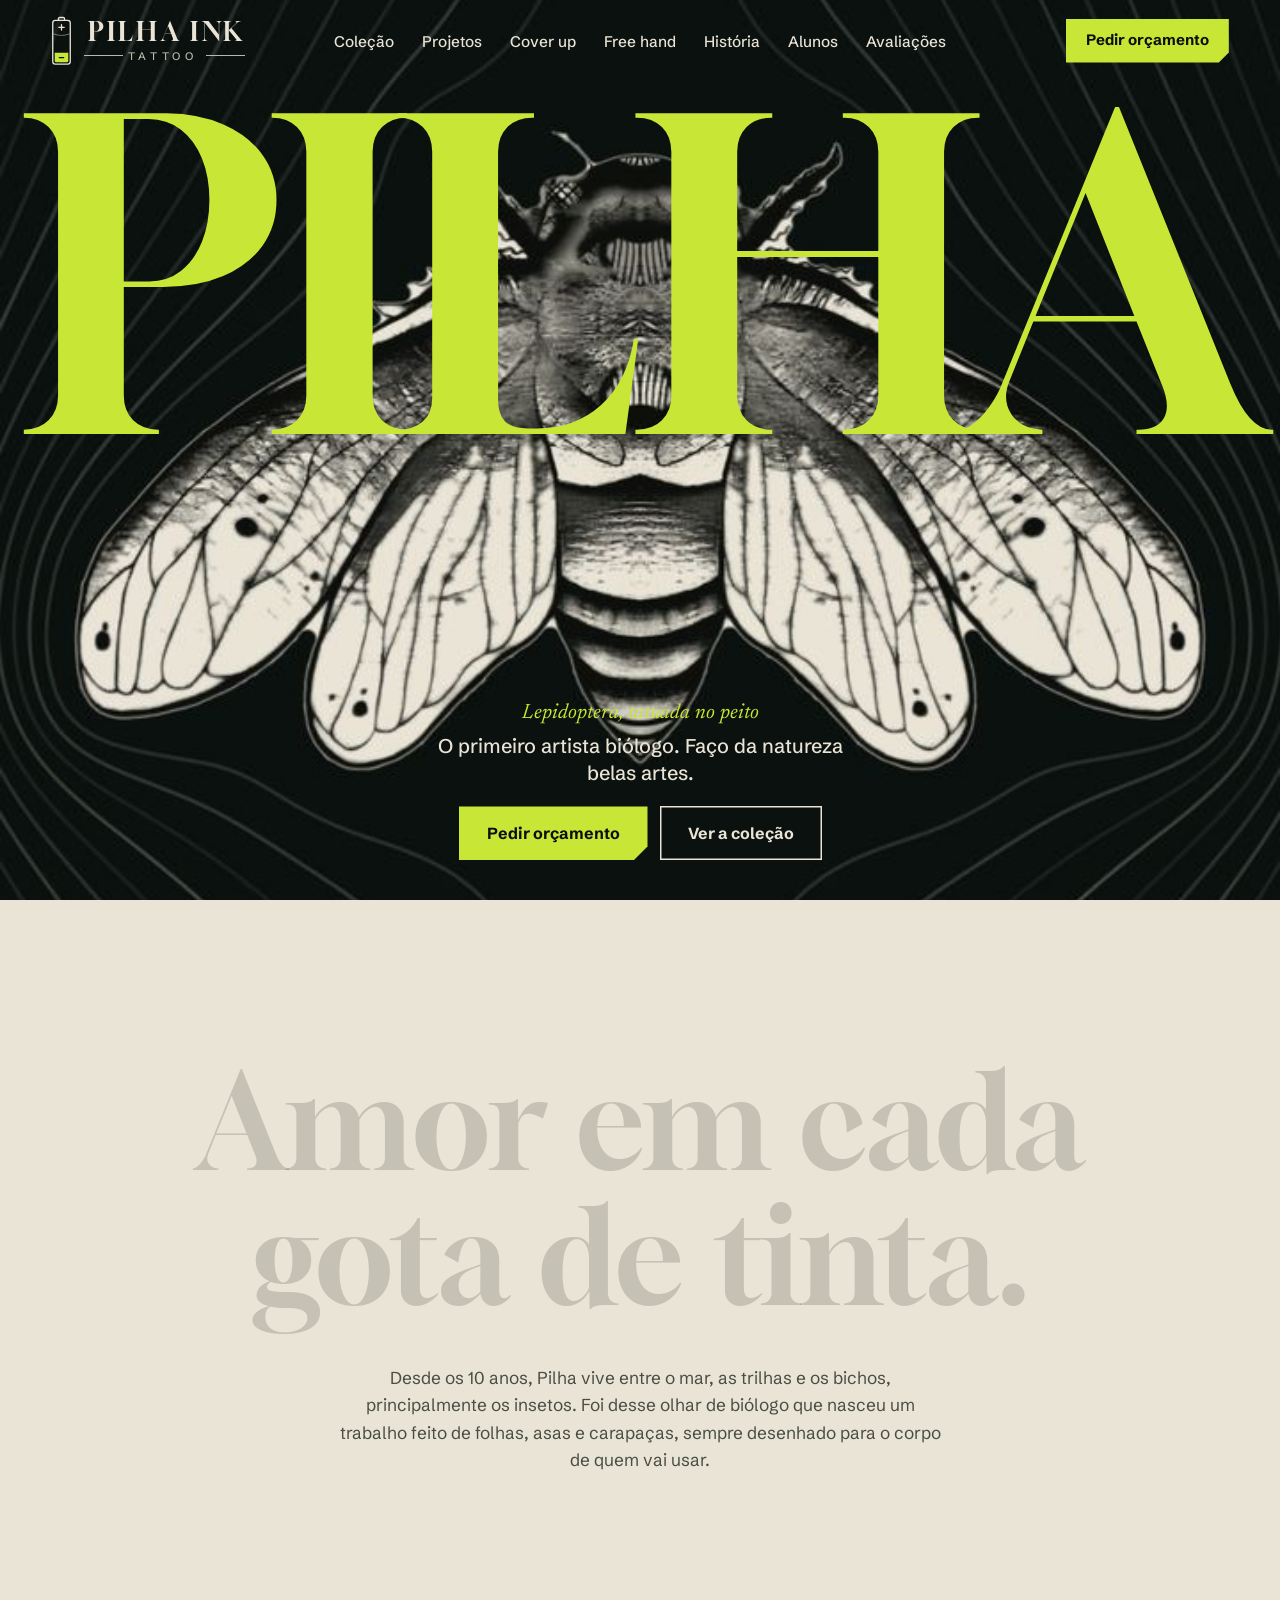
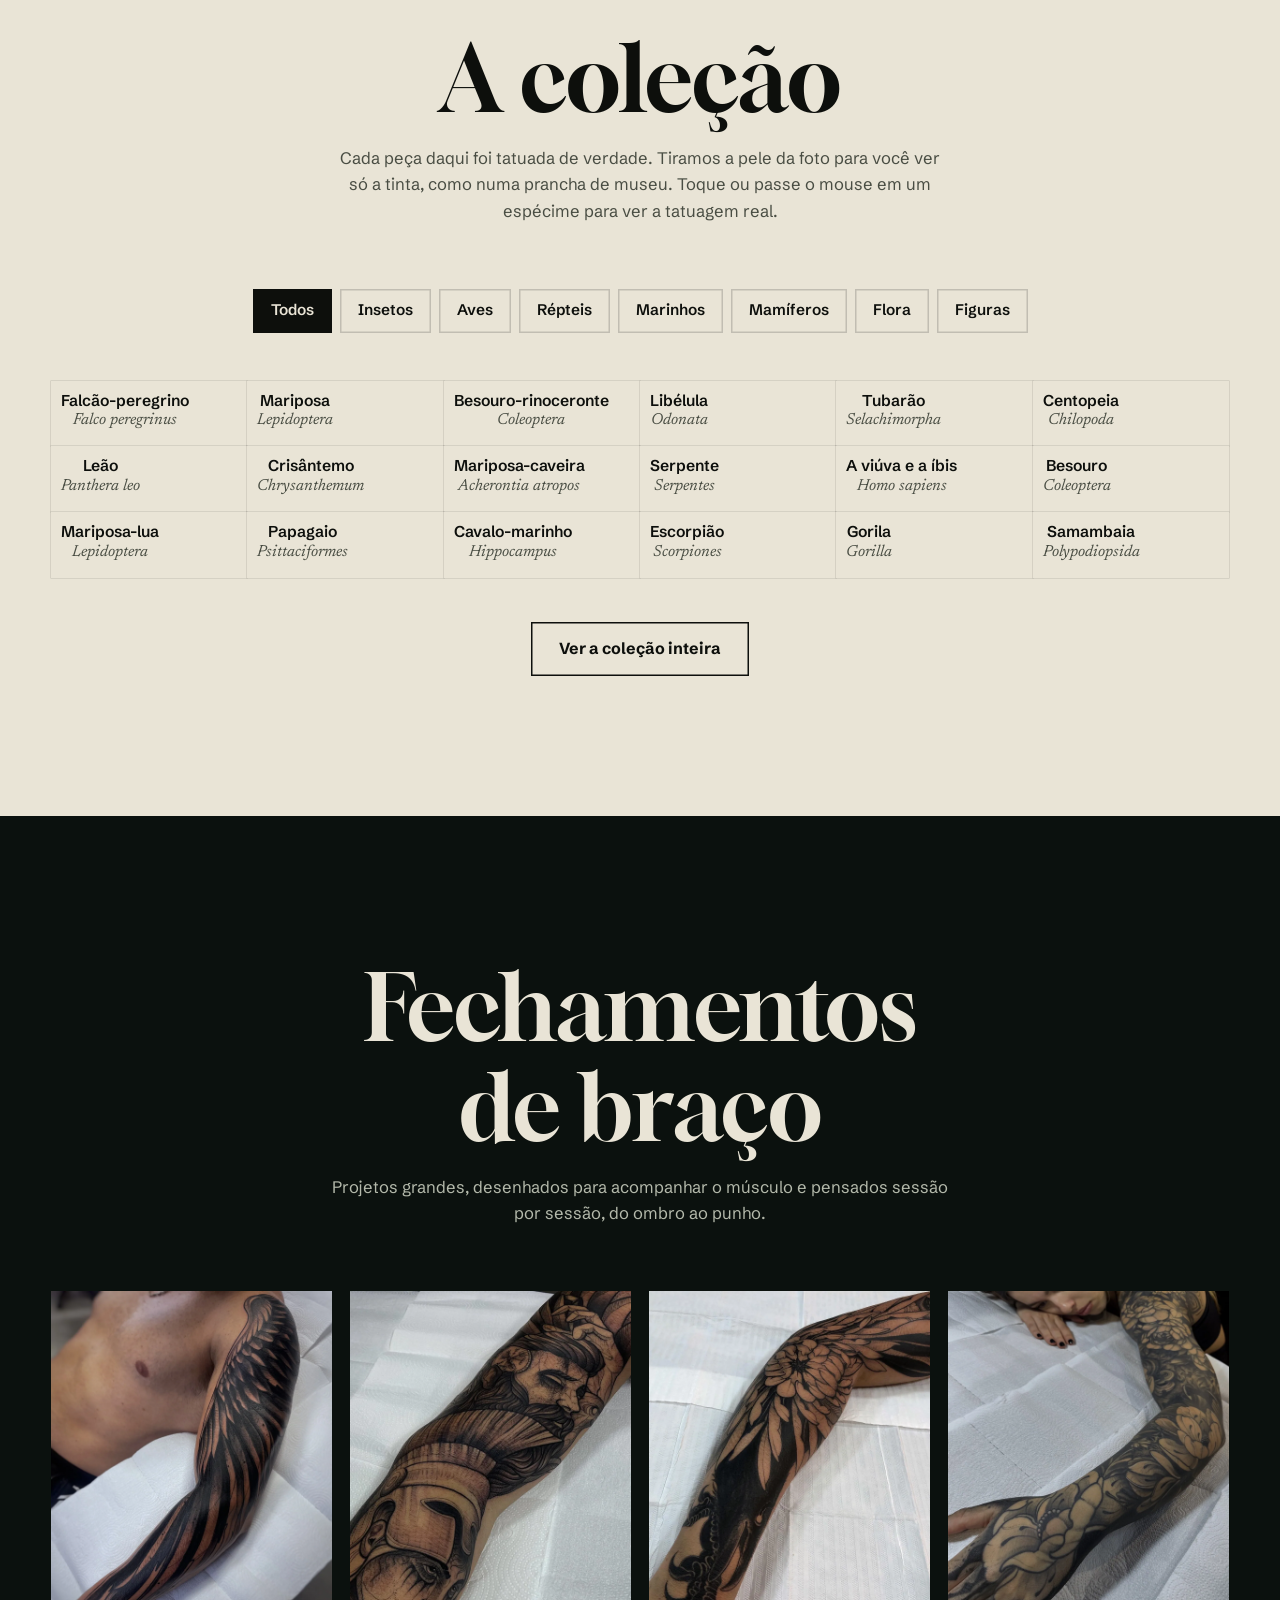
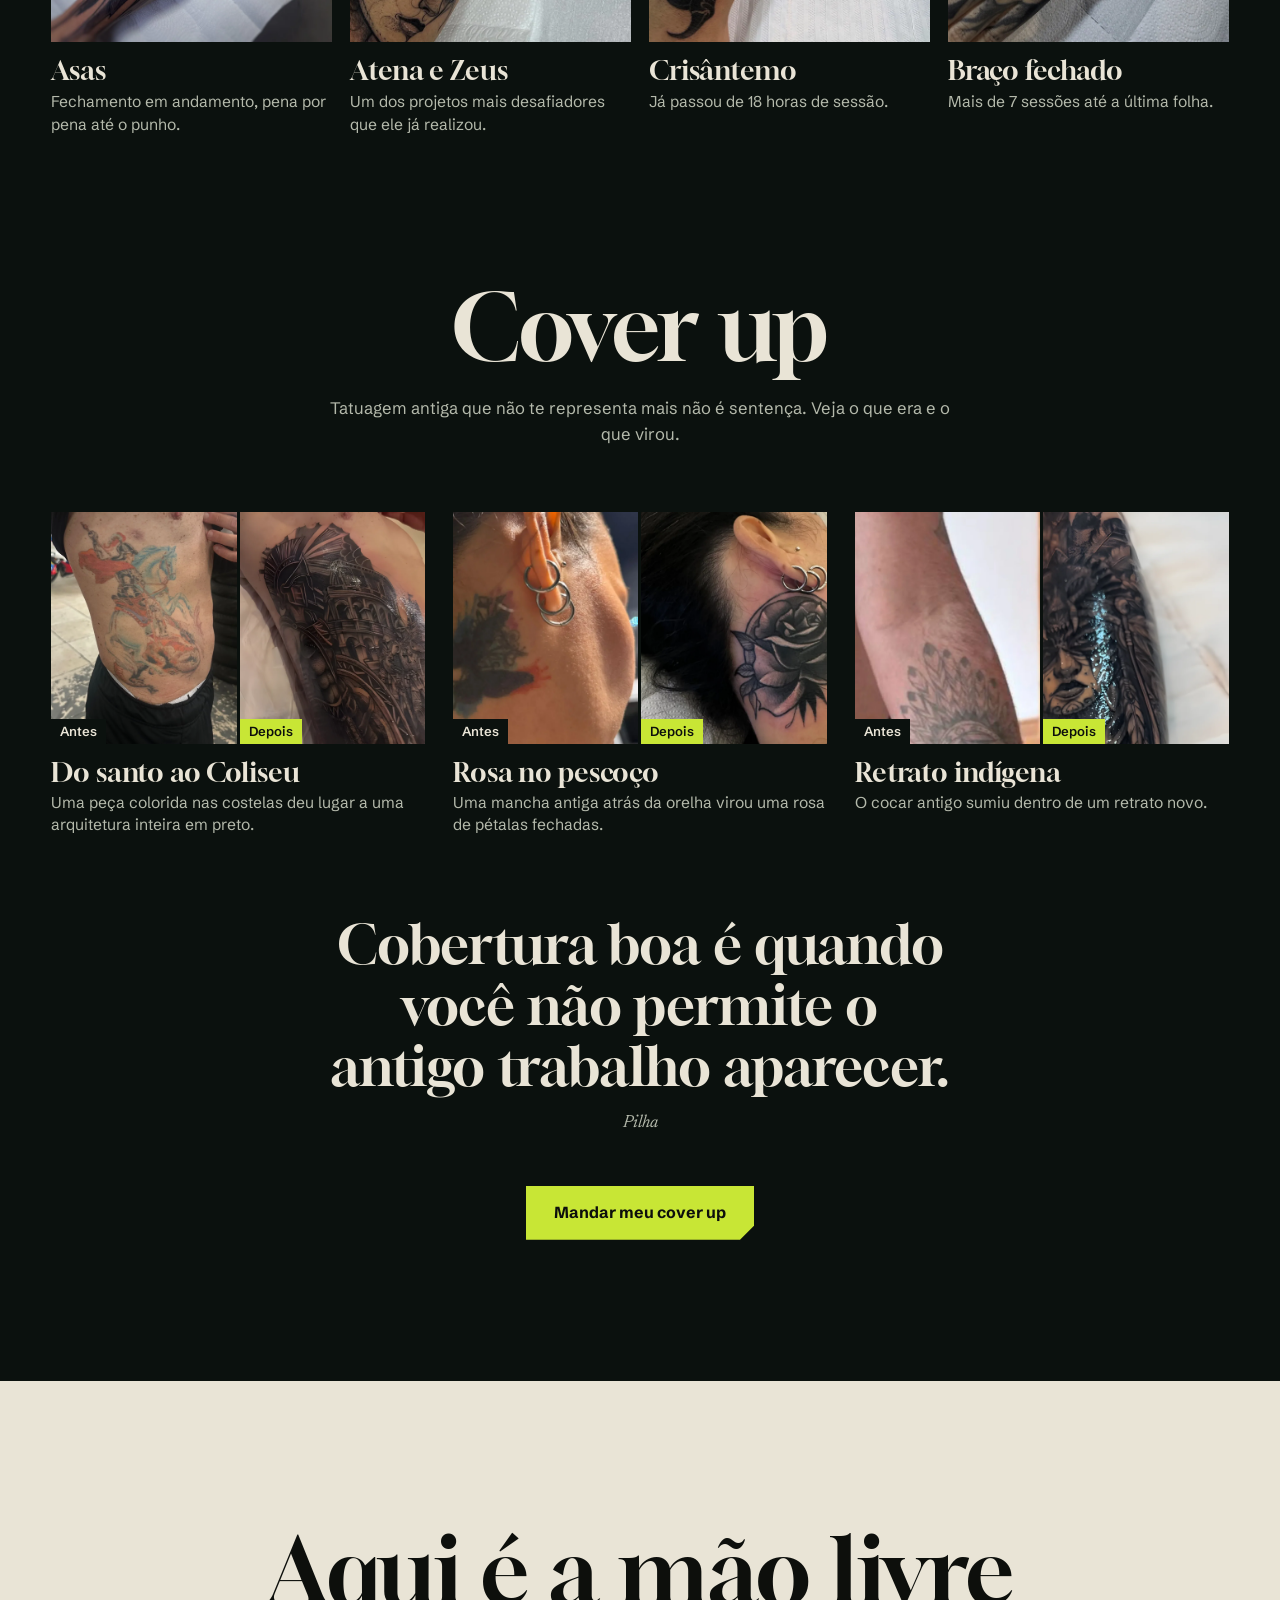
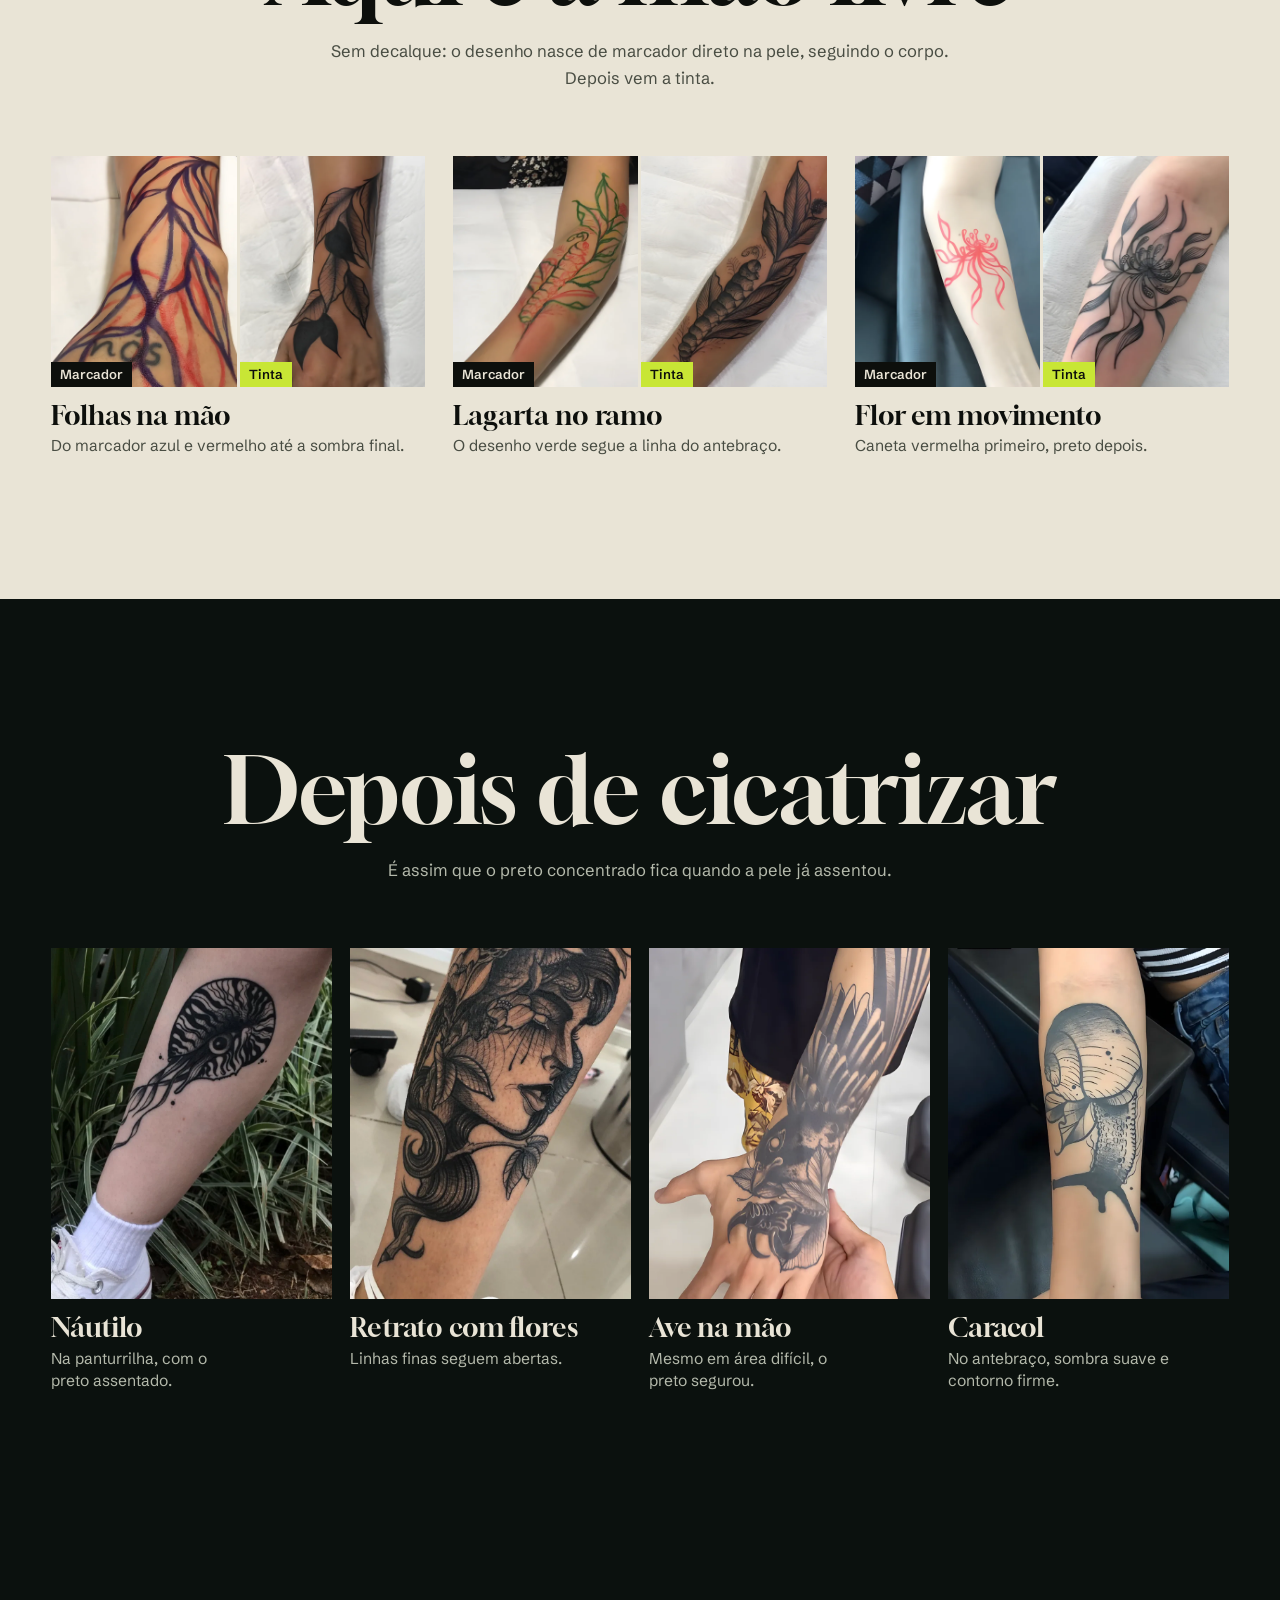
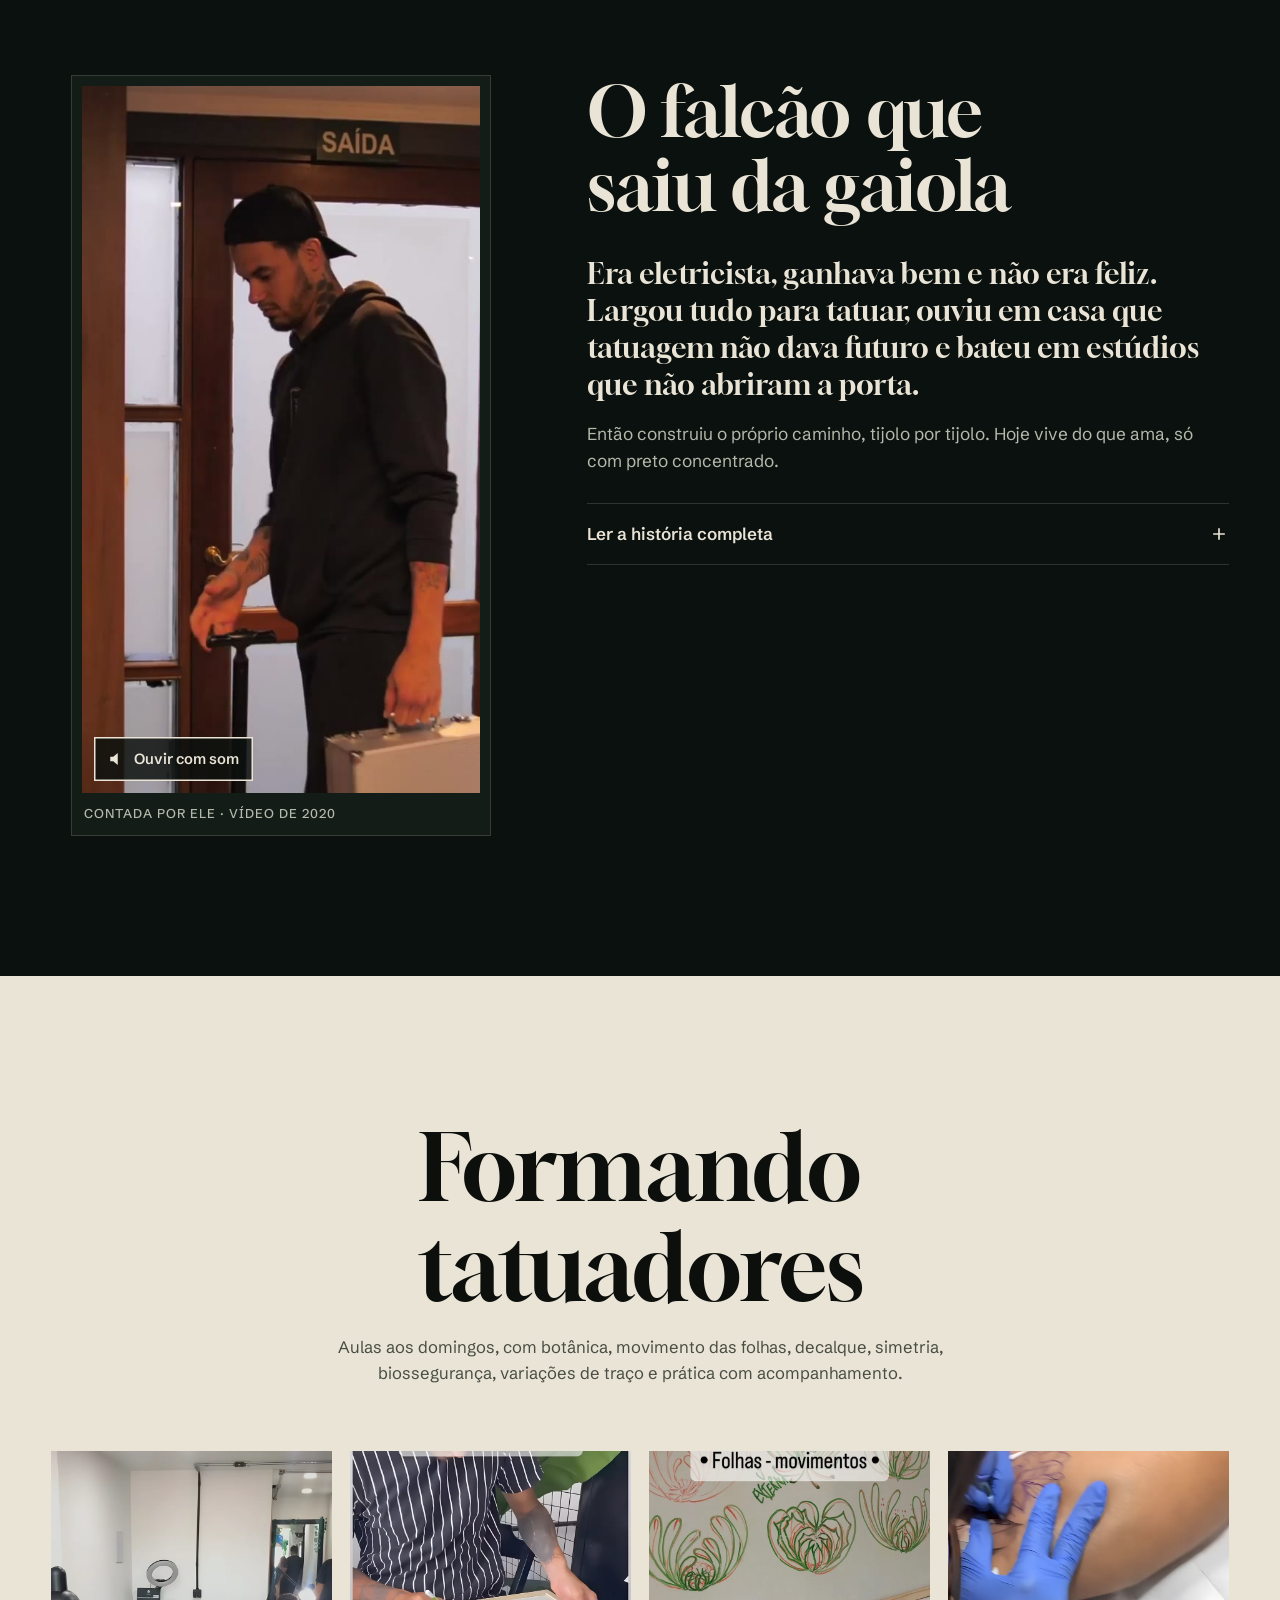
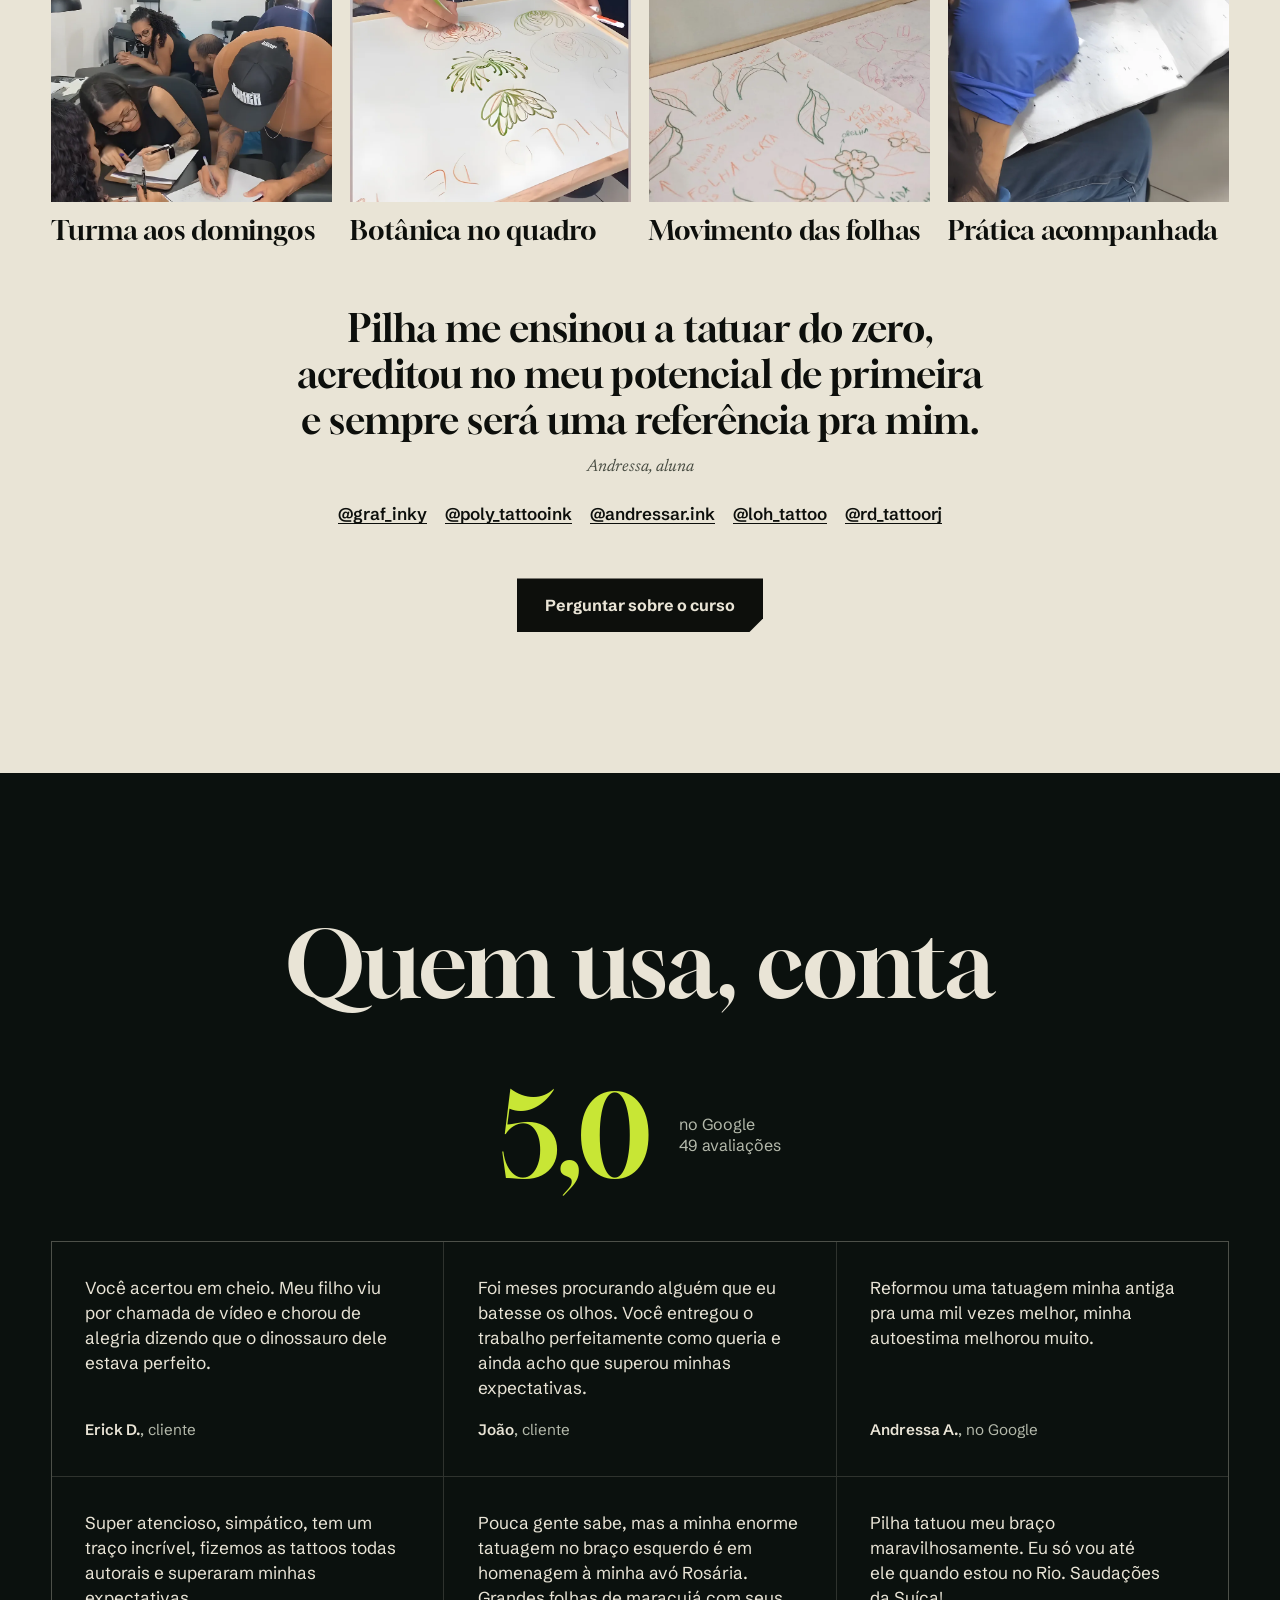
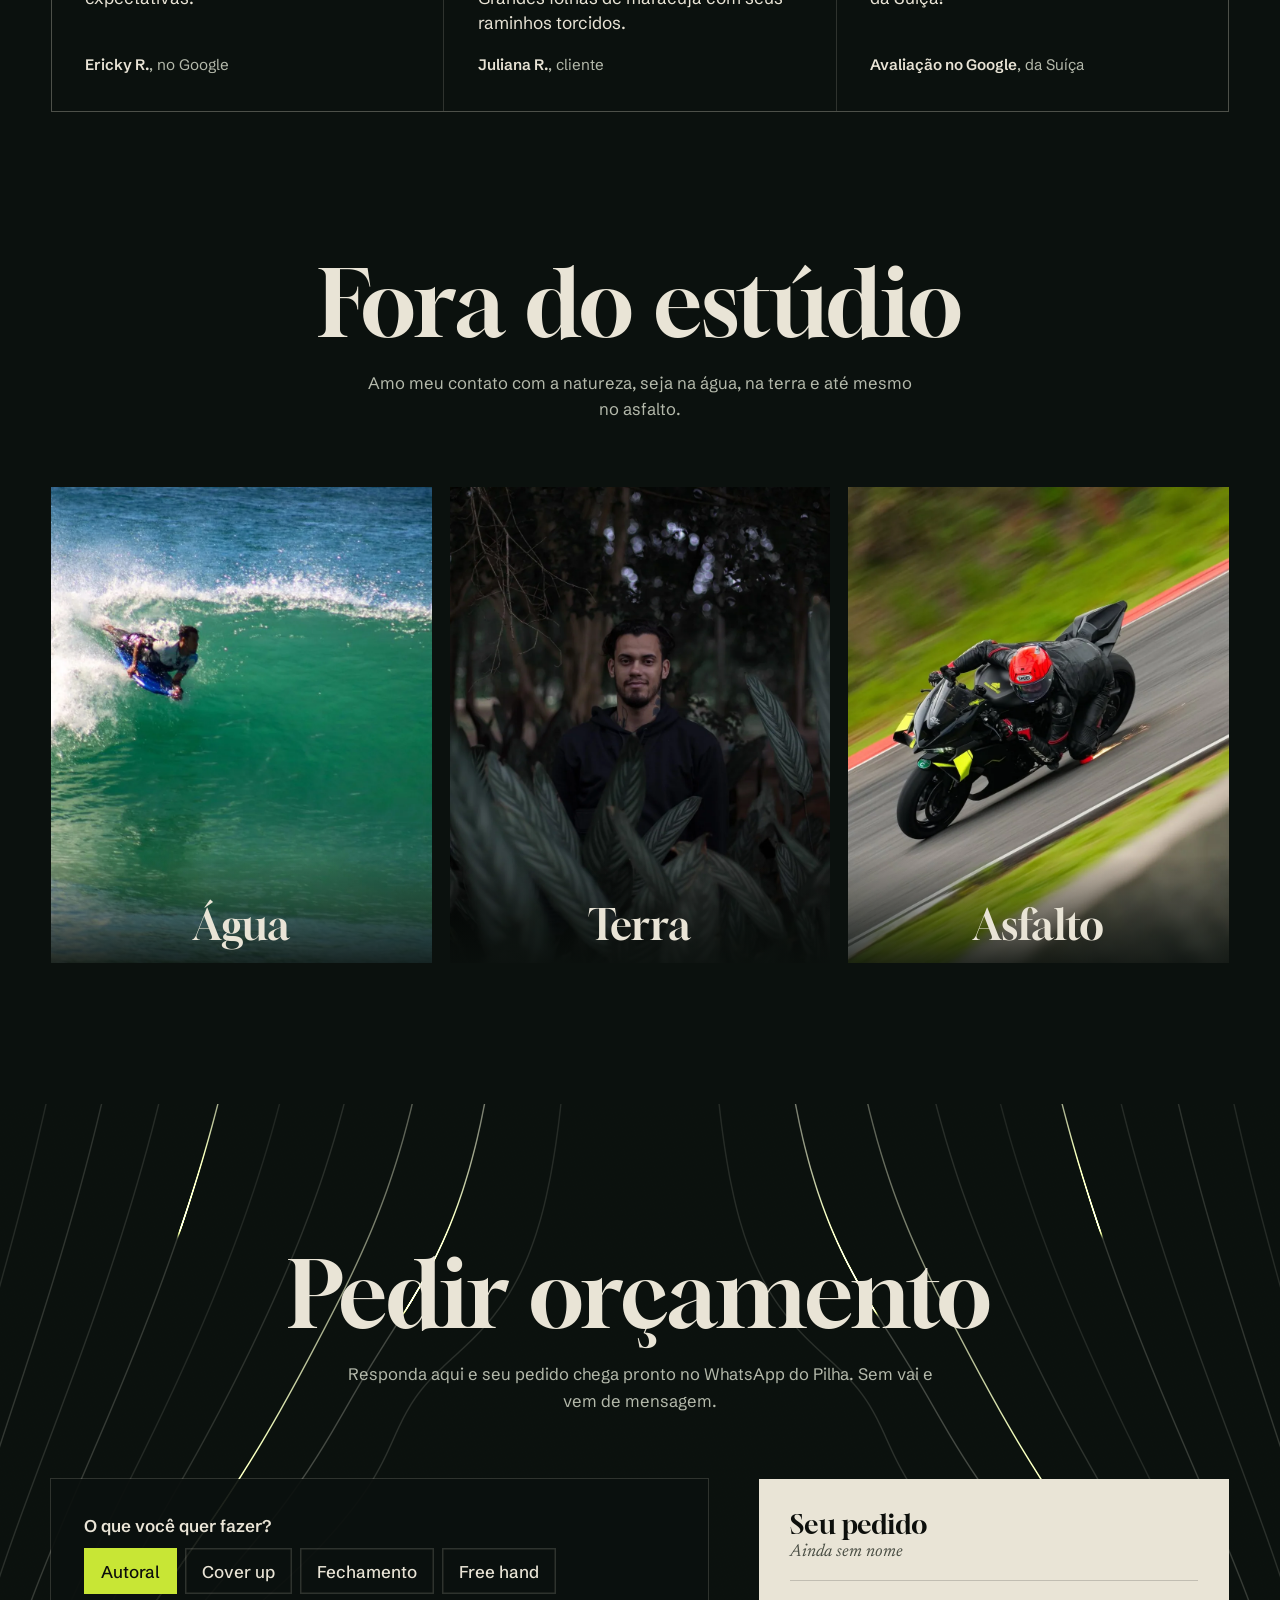
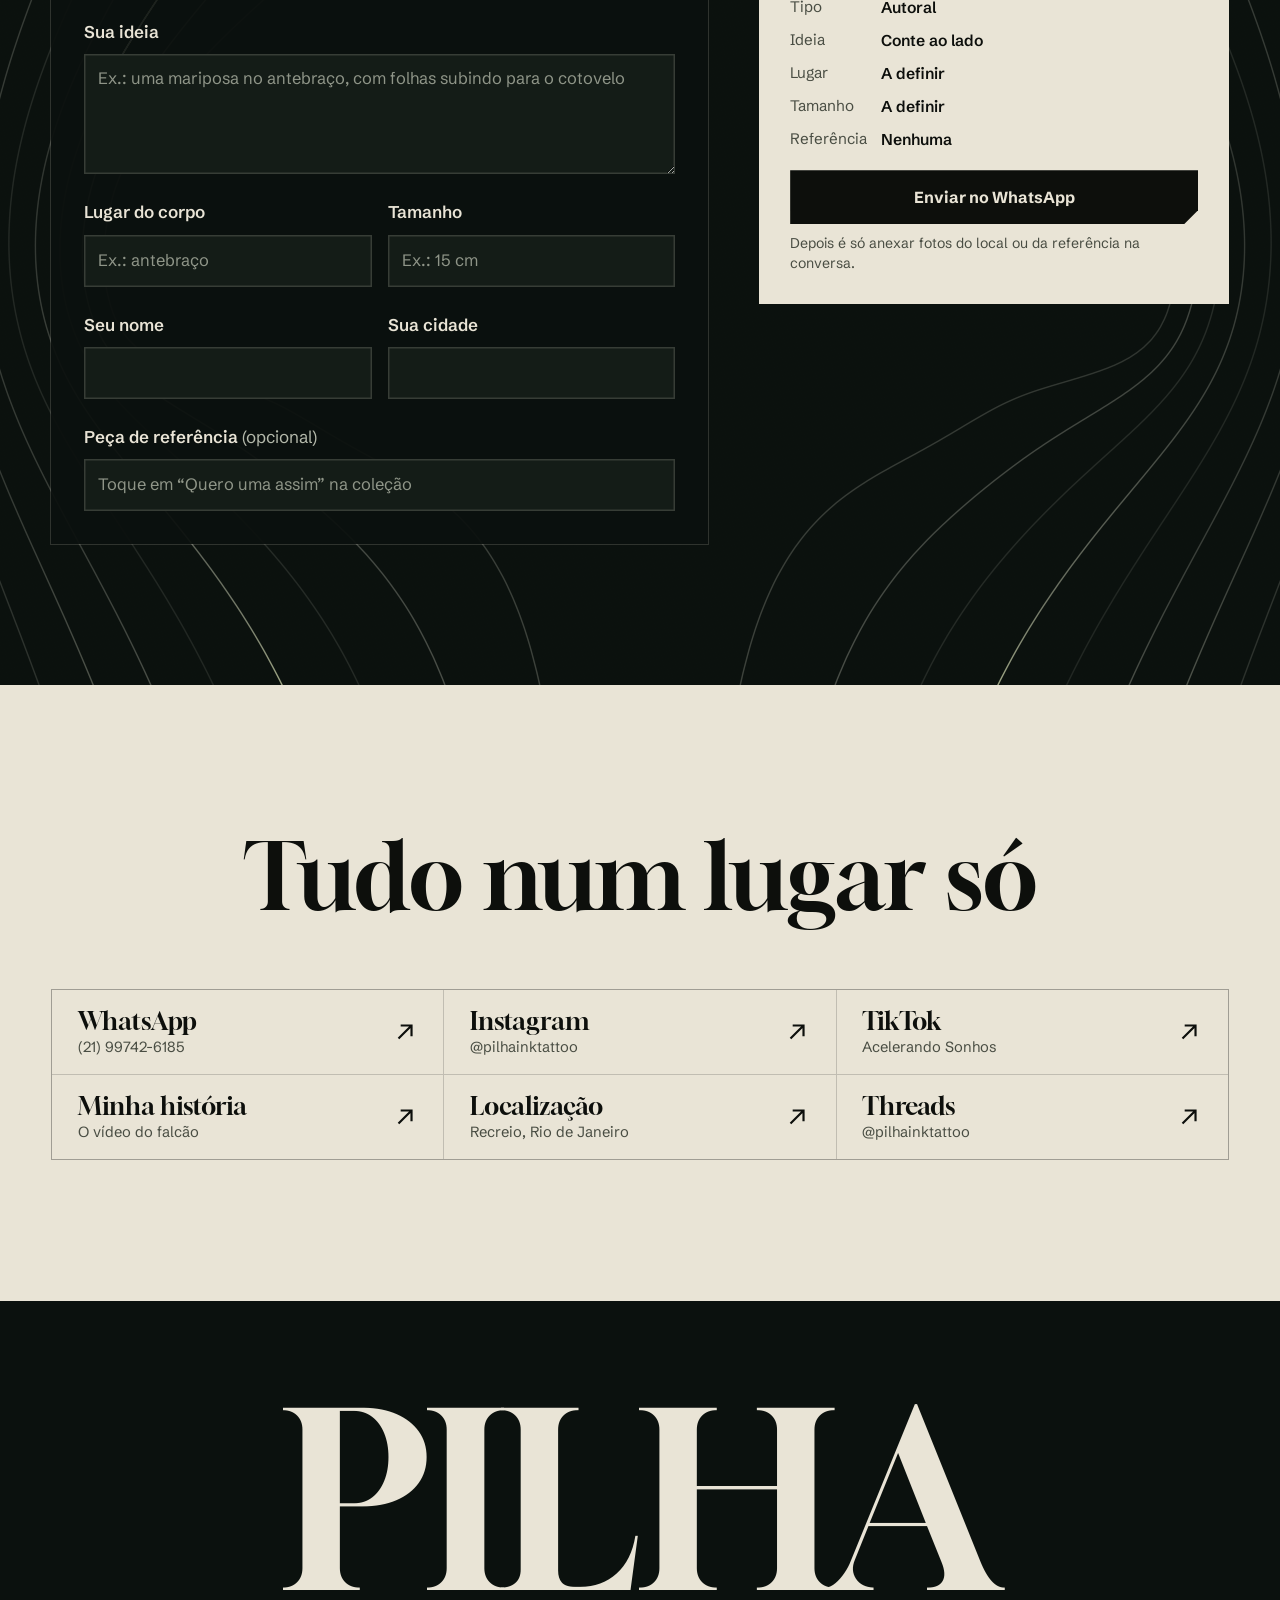
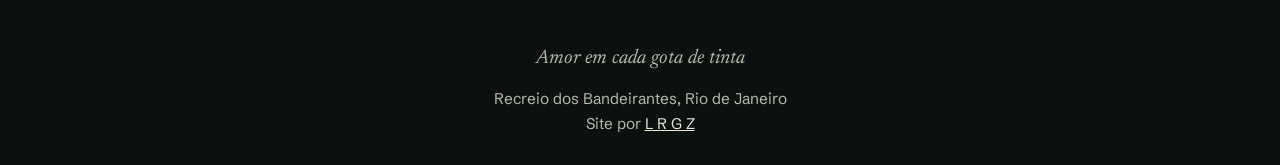
<file: index.html>
<!doctype html>
<html lang="pt-BR">
<head>
<meta charset="utf-8">
<meta name="viewport" content="width=device-width,initial-scale=1,viewport-fit=cover">
<title>Pilha Ink Tattoo | O primeiro artista biólogo, Rio de Janeiro</title>
<meta name="description" content="Tatuagem autoral em preto, cover up e free hand com Pilha, no Recreio dos Bandeirantes, Rio de Janeiro. Só com preto concentrado.">
<meta name="robots" content="noindex,nofollow">
<meta name="theme-color" content="#0b110e">
<meta property="og:type" content="website">
<meta property="og:title" content="Pilha Ink Tattoo">
<meta property="og:description" content="O primeiro artista biólogo. Faço da natureza belas artes.">
<meta property="og:image" content="https://azeugral.github.io/pilha-ink-tattoo/assets/img/og.jpg?v=3">
<meta property="og:image:width" content="1200">
<meta property="og:image:height" content="630">
<meta name="twitter:card" content="summary_large_image">
<link rel="icon" href="assets/img/favicon.png" type="image/png">
<link rel="apple-touch-icon" href="assets/img/apple-touch-icon.png">
<link rel="preload" href="assets/fonts/gloock-normal-400-latin.woff2" as="font" type="font/woff2" crossorigin>
<link rel="stylesheet" href="assets/css/fontes.css">
<link rel="stylesheet" href="assets/css/site.css">
<noscript><style>.hero h1 span,.hero-esq,.entra{opacity:1!important;transform:none!important}.manifesto blockquote .pl{color:var(--tinta)!important}.mar-reserva{display:block!important}</style></noscript>
</head>
<body>
<a class="pular" href="#colecao">Pular para a coleção</a>

<header id="topo">
  <a class="marca" href="#inicio" aria-label="Pilha Ink Tattoo, início">
  <svg class="bateria" id="bateria" viewBox="0 0 24 56" aria-hidden="true" focusable="false">
    <defs><clipPath id="carga-recorte"><rect id="carga" x="0" y="46" width="24" height="10"/></clipPath></defs>
    <g class="bat-marcas"><path d="M12 10v6M9 13h6M9.500 47.500h5"/><path class="bat-brilho" d="M3 20.500q9 3.500 18 0"/></g>
    <g clip-path="url(#carga-recorte)"><rect class="bat-tinta" x="4.250" y="7.250" width="15.500" height="45.500" rx="1.200"/><g class="bat-marcas bat-marcas-e"><path d="M12 10v6M9 13h6M9.500 47.500h5"/><path class="bat-brilho" d="M3 20.500q9 3.500 18 0"/></g></g>
    <path class="bat-casca" d="M8.500 5V3.200q0-1.500 1.500-1.500h4q1.500 0 1.500 1.500V5M5 5h14q3 0 3 3v44q0 3-3 3H5q-3 0-3-3V8q0-3 3-3z"/>
  </svg>
  <span aria-hidden="true"><b>PILHA INK</b><small>TATTOO</small></span></a>
  <nav id="nav" aria-label="Principal">
    <ul>
      <li><a href="#colecao">Coleção</a></li>
      <li><a href="#projetos">Projetos</a></li>
      <li><a href="#cover">Cover up</a></li>
      <li><a href="#freehand">Free hand</a></li>
      <li><a href="#historia">História</a></li>
      <li><a href="#alunos">Alunos</a></li>
      <li><a href="#avaliacoes">Avaliações</a></li>
    </ul>
  </nav>
  <div class="topo-dir">
    <a class="bt" href="#orcamento"><span class="bt-longo">Pedir orçamento</span><span class="bt-curto">Orçamento</span></a>
    <button id="menu-btn" type="button" aria-label="Abrir menu" aria-expanded="false" aria-controls="nav"><i></i><i></i></button>
  </div>
</header>

<main id="inicio">
<section class="hero" aria-label="Apresentação">
  <div class="palco">
    <canvas id="vento" aria-hidden="true"></canvas>
    <video id="vento-v" muted loop playsinline preload="auto" poster="assets/img/vento-pe.jpg" aria-hidden="true" hidden></video>
    <video id="vento-f" muted playsinline preload="auto" poster="assets/img/vento-forma.jpg" aria-hidden="true" hidden></video>
  </div>
  <img class="mar-reserva" id="mar-reserva" alt="Mariposa tatuada por Pilha no peito de um cliente, com a tinta recortada da pele" width="1400" height="779" draggable="false" hidden>
  <h1><span>PILHA</span><b class="so-leitor"> Ink Tattoo</b></h1>
  <div class="hero-txt">
    <div class="hero-esq">
      <em class="lat">Lepidoptera, tatuada no peito</em>
      <p>O primeiro artista biólogo. Faço da natureza belas artes.</p>
      <div class="hero-bts">
        <a class="bt" href="#orcamento">Pedir orçamento</a>
        <a class="bt fio" href="#colecao">Ver a coleção</a>
      </div>
    </div>
  </div>
</section>

<section class="manifesto osso" aria-label="Manifesto">
  <blockquote id="manifesto"><span class="pl">Amor</span> <span class="pl">em</span> <span class="pl">cada</span> <span class="pl">gota</span> <span class="pl">de</span> <span class="pl">tinta.</span></blockquote>
  <p class="entra">Desde os 10 anos, Pilha vive entre o mar, as trilhas e os bichos, principalmente os insetos. Foi desse olhar de biólogo que nasceu um trabalho feito de folhas, asas e carapaças, sempre desenhado para o corpo de quem vai usar.</p>
</section>

<section class="sec colecao osso" id="colecao">
  <div class="max">
    <header class="cab entra">
      <h2>A coleção</h2>
      <p>Cada peça daqui foi tatuada de verdade. Tiramos a pele da foto para você ver só a tinta, como numa prancha de museu. Toque ou passe o mouse em um espécime para ver a tatuagem real.</p>
    </header>
    <div class="filtros" role="group" aria-label="Filtrar coleção">
      <button type="button" data-f="todos" aria-pressed="true">Todos</button>
      <button type="button" data-f="insetos" aria-pressed="false">Insetos</button>
      <button type="button" data-f="aves" aria-pressed="false">Aves</button>
      <button type="button" data-f="repteis" aria-pressed="false">Répteis</button>
      <button type="button" data-f="marinhos" aria-pressed="false">Marinhos</button>
      <button type="button" data-f="mamiferos" aria-pressed="false">Mamíferos</button>
      <button type="button" data-f="flora" aria-pressed="false">Flora</button>
      <button type="button" data-f="figuras" aria-pressed="false">Figuras</button>
    </div>
    <div class="grade" id="grade">
      <article class="esp" data-g="aves" data-src="assets/img/pele/002.webp" data-pl="assets/img/prancha/002.webp" data-nome="Falcão-peregrino" data-lat="Falco peregrinus">
        <button class="esp-bt" type="button" aria-label="Ver Falcão-peregrino na pele">
          <span class="esp-img"><img class="pele" alt="" data-pele="assets/img/pele-p/002.webp" draggable="false"><img class="pl" src="assets/img/prancha/002.webp" alt="Falcão-peregrino, prancha da tatuagem" width="800" height="1000" loading="lazy" decoding="async" draggable="false"></span>
          <span class="esp-tx"><b>Falcão-peregrino</b><em class="lat">Falco peregrinus</em></span>
        </button>
        <button class="esp-quero" type="button" tabindex="-1">Quero uma assim</button>
      </article>
      <article class="esp" data-g="insetos" data-src="assets/img/pele/382.webp" data-pl="assets/img/prancha/382.webp" data-nome="Mariposa" data-lat="Lepidoptera">
        <button class="esp-bt" type="button" aria-label="Ver Mariposa na pele">
          <span class="esp-img"><img class="pele" alt="" data-pele="assets/img/pele-p/382.webp" draggable="false"><img class="pl" src="assets/img/prancha/382.webp" alt="Mariposa, prancha da tatuagem" width="800" height="1000" loading="lazy" decoding="async" draggable="false"></span>
          <span class="esp-tx"><b>Mariposa</b><em class="lat">Lepidoptera</em></span>
        </button>
        <button class="esp-quero" type="button" tabindex="-1">Quero uma assim</button>
      </article>
      <article class="esp" data-g="insetos" data-src="assets/img/pele/366.webp" data-pl="assets/img/prancha/366.webp" data-nome="Besouro-rinoceronte" data-lat="Coleoptera">
        <button class="esp-bt" type="button" aria-label="Ver Besouro-rinoceronte na pele">
          <span class="esp-img"><img class="pele" alt="" data-pele="assets/img/pele-p/366.webp" draggable="false"><img class="pl" src="assets/img/prancha/366.webp" alt="Besouro-rinoceronte, prancha da tatuagem" width="800" height="1000" loading="lazy" decoding="async" draggable="false"></span>
          <span class="esp-tx"><b>Besouro-rinoceronte</b><em class="lat">Coleoptera</em></span>
        </button>
        <button class="esp-quero" type="button" tabindex="-1">Quero uma assim</button>
      </article>
      <article class="esp" data-g="insetos" data-src="assets/img/pele/205.webp" data-pl="assets/img/prancha/205.webp" data-nome="Libélula" data-lat="Odonata">
        <button class="esp-bt" type="button" aria-label="Ver Libélula na pele">
          <span class="esp-img"><img class="pele" alt="" data-pele="assets/img/pele-p/205.webp" draggable="false"><img class="pl" src="assets/img/prancha/205.webp" alt="Libélula, prancha da tatuagem" width="800" height="1000" loading="lazy" decoding="async" draggable="false"></span>
          <span class="esp-tx"><b>Libélula</b><em class="lat">Odonata</em></span>
        </button>
        <button class="esp-quero" type="button" tabindex="-1">Quero uma assim</button>
      </article>
      <article class="esp" data-g="marinhos" data-src="assets/img/pele/191.webp" data-pl="assets/img/prancha/191.webp" data-nome="Tubarão" data-lat="Selachimorpha">
        <button class="esp-bt" type="button" aria-label="Ver Tubarão na pele">
          <span class="esp-img"><img class="pele" alt="" data-pele="assets/img/pele-p/191.webp" draggable="false"><img class="pl" src="assets/img/prancha/191.webp" alt="Tubarão, prancha da tatuagem" width="800" height="1000" loading="lazy" decoding="async" draggable="false"></span>
          <span class="esp-tx"><b>Tubarão</b><em class="lat">Selachimorpha</em></span>
        </button>
        <button class="esp-quero" type="button" tabindex="-1">Quero uma assim</button>
      </article>
      <article class="esp" data-g="insetos" data-src="assets/img/pele/496.webp" data-pl="assets/img/prancha/496.webp" data-nome="Centopeia" data-lat="Chilopoda">
        <button class="esp-bt" type="button" aria-label="Ver Centopeia na pele">
          <span class="esp-img"><img class="pele" alt="" data-pele="assets/img/pele-p/496.webp" draggable="false"><img class="pl" src="assets/img/prancha/496.webp" alt="Centopeia, prancha da tatuagem" width="800" height="1000" loading="lazy" decoding="async" draggable="false"></span>
          <span class="esp-tx"><b>Centopeia</b><em class="lat">Chilopoda</em></span>
        </button>
        <button class="esp-quero" type="button" tabindex="-1">Quero uma assim</button>
      </article>
      <article class="esp" data-g="mamiferos" data-src="assets/img/pele/480.webp" data-pl="assets/img/prancha/480.webp" data-nome="Leão" data-lat="Panthera leo">
        <button class="esp-bt" type="button" aria-label="Ver Leão na pele">
          <span class="esp-img"><img class="pele" alt="" data-pele="assets/img/pele-p/480.webp" draggable="false"><img class="pl" src="assets/img/prancha/480.webp" alt="Leão, prancha da tatuagem" width="800" height="1000" loading="lazy" decoding="async" draggable="false"></span>
          <span class="esp-tx"><b>Leão</b><em class="lat">Panthera leo</em></span>
        </button>
        <button class="esp-quero" type="button" tabindex="-1">Quero uma assim</button>
      </article>
      <article class="esp" data-g="flora" data-src="assets/img/pele/262.webp" data-pl="assets/img/prancha/262.webp" data-nome="Crisântemo" data-lat="Chrysanthemum">
        <button class="esp-bt" type="button" aria-label="Ver Crisântemo na pele">
          <span class="esp-img"><img class="pele" alt="" data-pele="assets/img/pele-p/262.webp" draggable="false"><img class="pl" src="assets/img/prancha/262.webp" alt="Crisântemo, prancha da tatuagem" width="800" height="1000" loading="lazy" decoding="async" draggable="false"></span>
          <span class="esp-tx"><b>Crisântemo</b><em class="lat">Chrysanthemum</em></span>
        </button>
        <button class="esp-quero" type="button" tabindex="-1">Quero uma assim</button>
      </article>
      <article class="esp" data-g="insetos" data-src="assets/img/pele/321.webp" data-pl="assets/img/prancha/321.webp" data-nome="Mariposa-caveira" data-lat="Acherontia atropos">
        <button class="esp-bt" type="button" aria-label="Ver Mariposa-caveira na pele">
          <span class="esp-img"><img class="pele" alt="" data-pele="assets/img/pele-p/321.webp" draggable="false"><img class="pl" src="assets/img/prancha/321.webp" alt="Mariposa-caveira, prancha da tatuagem" width="800" height="1000" loading="lazy" decoding="async" draggable="false"></span>
          <span class="esp-tx"><b>Mariposa-caveira</b><em class="lat">Acherontia atropos</em></span>
        </button>
        <button class="esp-quero" type="button" tabindex="-1">Quero uma assim</button>
      </article>
      <article class="esp" data-g="repteis" data-src="assets/img/pele/194.webp" data-pl="assets/img/prancha/194.webp" data-nome="Serpente" data-lat="Serpentes">
        <button class="esp-bt" type="button" aria-label="Ver Serpente na pele">
          <span class="esp-img"><img class="pele" alt="" data-pele="assets/img/pele-p/194.webp" draggable="false"><img class="pl" src="assets/img/prancha/194.webp" alt="Serpente, prancha da tatuagem" width="800" height="1000" loading="lazy" decoding="async" draggable="false"></span>
          <span class="esp-tx"><b>Serpente</b><em class="lat">Serpentes</em></span>
        </button>
        <button class="esp-quero" type="button" tabindex="-1">Quero uma assim</button>
      </article>
      <article class="esp" data-g="figuras" data-src="assets/img/pele/014.webp" data-pl="assets/img/prancha/014.webp" data-nome="A viúva e a íbis" data-lat="Homo sapiens">
        <button class="esp-bt" type="button" aria-label="Ver A viúva e a íbis na pele">
          <span class="esp-img"><img class="pele" alt="" data-pele="assets/img/pele-p/014.webp" draggable="false"><img class="pl" src="assets/img/prancha/014.webp" alt="A viúva e a íbis, prancha da tatuagem" width="800" height="1000" loading="lazy" decoding="async" draggable="false"></span>
          <span class="esp-tx"><b>A viúva e a íbis</b><em class="lat">Homo sapiens</em></span>
        </button>
        <button class="esp-quero" type="button" tabindex="-1">Quero uma assim</button>
      </article>
      <article class="esp" data-g="insetos" data-src="assets/img/pele/284.webp" data-pl="assets/img/prancha/284.webp" data-nome="Besouro" data-lat="Coleoptera">
        <button class="esp-bt" type="button" aria-label="Ver Besouro na pele">
          <span class="esp-img"><img class="pele" alt="" data-pele="assets/img/pele-p/284.webp" draggable="false"><img class="pl" src="assets/img/prancha/284.webp" alt="Besouro, prancha da tatuagem" width="800" height="1000" loading="lazy" decoding="async" draggable="false"></span>
          <span class="esp-tx"><b>Besouro</b><em class="lat">Coleoptera</em></span>
        </button>
        <button class="esp-quero" type="button" tabindex="-1">Quero uma assim</button>
      </article>
      <article class="esp" data-g="insetos" data-src="assets/img/pele/313.webp" data-pl="assets/img/prancha/313.webp" data-nome="Mariposa-lua" data-lat="Lepidoptera">
        <button class="esp-bt" type="button" aria-label="Ver Mariposa-lua na pele">
          <span class="esp-img"><img class="pele" alt="" data-pele="assets/img/pele-p/313.webp" draggable="false"><img class="pl" src="assets/img/prancha/313.webp" alt="Mariposa-lua, prancha da tatuagem" width="800" height="1000" loading="lazy" decoding="async" draggable="false"></span>
          <span class="esp-tx"><b>Mariposa-lua</b><em class="lat">Lepidoptera</em></span>
        </button>
        <button class="esp-quero" type="button" tabindex="-1">Quero uma assim</button>
      </article>
      <article class="esp" data-g="aves" data-src="assets/img/pele/229.webp" data-pl="assets/img/prancha/229.webp" data-nome="Papagaio" data-lat="Psittaciformes">
        <button class="esp-bt" type="button" aria-label="Ver Papagaio na pele">
          <span class="esp-img"><img class="pele" alt="" data-pele="assets/img/pele-p/229.webp" draggable="false"><img class="pl" src="assets/img/prancha/229.webp" alt="Papagaio, prancha da tatuagem" width="800" height="1000" loading="lazy" decoding="async" draggable="false"></span>
          <span class="esp-tx"><b>Papagaio</b><em class="lat">Psittaciformes</em></span>
        </button>
        <button class="esp-quero" type="button" tabindex="-1">Quero uma assim</button>
      </article>
      <article class="esp" data-g="marinhos" data-src="assets/img/pele/328.webp" data-pl="assets/img/prancha/328.webp" data-nome="Cavalo-marinho" data-lat="Hippocampus">
        <button class="esp-bt" type="button" aria-label="Ver Cavalo-marinho na pele">
          <span class="esp-img"><img class="pele" alt="" data-pele="assets/img/pele-p/328.webp" draggable="false"><img class="pl" src="assets/img/prancha/328.webp" alt="Cavalo-marinho, prancha da tatuagem" width="800" height="1000" loading="lazy" decoding="async" draggable="false"></span>
          <span class="esp-tx"><b>Cavalo-marinho</b><em class="lat">Hippocampus</em></span>
        </button>
        <button class="esp-quero" type="button" tabindex="-1">Quero uma assim</button>
      </article>
      <article class="esp" data-g="insetos" data-src="assets/img/pele/239.webp" data-pl="assets/img/prancha/239.webp" data-nome="Escorpião" data-lat="Scorpiones">
        <button class="esp-bt" type="button" aria-label="Ver Escorpião na pele">
          <span class="esp-img"><img class="pele" alt="" data-pele="assets/img/pele-p/239.webp" draggable="false"><img class="pl" src="assets/img/prancha/239.webp" alt="Escorpião, prancha da tatuagem" width="800" height="1000" loading="lazy" decoding="async" draggable="false"></span>
          <span class="esp-tx"><b>Escorpião</b><em class="lat">Scorpiones</em></span>
        </button>
        <button class="esp-quero" type="button" tabindex="-1">Quero uma assim</button>
      </article>
      <article class="esp" data-g="mamiferos" data-src="assets/img/pele/138.webp" data-pl="assets/img/prancha/138.webp" data-nome="Gorila" data-lat="Gorilla">
        <button class="esp-bt" type="button" aria-label="Ver Gorila na pele">
          <span class="esp-img"><img class="pele" alt="" data-pele="assets/img/pele-p/138.webp" draggable="false"><img class="pl" src="assets/img/prancha/138.webp" alt="Gorila, prancha da tatuagem" width="800" height="1000" loading="lazy" decoding="async" draggable="false"></span>
          <span class="esp-tx"><b>Gorila</b><em class="lat">Gorilla</em></span>
        </button>
        <button class="esp-quero" type="button" tabindex="-1">Quero uma assim</button>
      </article>
      <article class="esp" data-g="flora" data-src="assets/img/pele/370.webp" data-pl="assets/img/prancha/370.webp" data-nome="Samambaia" data-lat="Polypodiopsida">
        <button class="esp-bt" type="button" aria-label="Ver Samambaia na pele">
          <span class="esp-img"><img class="pele" alt="" data-pele="assets/img/pele-p/370.webp" draggable="false"><img class="pl" src="assets/img/prancha/370.webp" alt="Samambaia, prancha da tatuagem" width="800" height="1000" loading="lazy" decoding="async" draggable="false"></span>
          <span class="esp-tx"><b>Samambaia</b><em class="lat">Polypodiopsida</em></span>
        </button>
        <button class="esp-quero" type="button" tabindex="-1">Quero uma assim</button>
      </article>
      <article class="esp" data-g="insetos" data-src="assets/img/pele/336.webp" data-pl="assets/img/prancha/336.webp" data-nome="Borboleta" data-lat="Lepidoptera">
        <button class="esp-bt" type="button" aria-label="Ver Borboleta na pele">
          <span class="esp-img"><img class="pele" alt="" data-pele="assets/img/pele-p/336.webp" draggable="false"><img class="pl" src="assets/img/prancha/336.webp" alt="Borboleta, prancha da tatuagem" width="800" height="1000" loading="lazy" decoding="async" draggable="false"></span>
          <span class="esp-tx"><b>Borboleta</b><em class="lat">Lepidoptera</em></span>
        </button>
        <button class="esp-quero" type="button" tabindex="-1">Quero uma assim</button>
      </article>
      <article class="esp" data-g="figuras" data-src="assets/img/pele/173.webp" data-pl="assets/img/prancha/173.webp" data-nome="Caveira e polvo" data-lat="Homo sapiens">
        <button class="esp-bt" type="button" aria-label="Ver Caveira e polvo na pele">
          <span class="esp-img"><img class="pele" alt="" data-pele="assets/img/pele-p/173.webp" draggable="false"><img class="pl" src="assets/img/prancha/173.webp" alt="Caveira e polvo, prancha da tatuagem" width="800" height="1000" loading="lazy" decoding="async" draggable="false"></span>
          <span class="esp-tx"><b>Caveira e polvo</b><em class="lat">Homo sapiens</em></span>
        </button>
        <button class="esp-quero" type="button" tabindex="-1">Quero uma assim</button>
      </article>
      <article class="esp" data-g="marinhos" data-src="assets/img/pele/292.webp" data-pl="assets/img/prancha/292.webp" data-nome="Tartaruga-marinha" data-lat="Chelonioidea">
        <button class="esp-bt" type="button" aria-label="Ver Tartaruga-marinha na pele">
          <span class="esp-img"><img class="pele" alt="" data-pele="assets/img/pele-p/292.webp" draggable="false"><img class="pl" src="assets/img/prancha/292.webp" alt="Tartaruga-marinha, prancha da tatuagem" width="800" height="1000" loading="lazy" decoding="async" draggable="false"></span>
          <span class="esp-tx"><b>Tartaruga-marinha</b><em class="lat">Chelonioidea</em></span>
        </button>
        <button class="esp-quero" type="button" tabindex="-1">Quero uma assim</button>
      </article>
      <article class="esp" data-g="repteis" data-src="assets/img/pele/352.webp" data-pl="assets/img/prancha/352.webp" data-nome="Serpente" data-lat="Serpentes">
        <button class="esp-bt" type="button" aria-label="Ver Serpente na pele">
          <span class="esp-img"><img class="pele" alt="" data-pele="assets/img/pele-p/352.webp" draggable="false"><img class="pl" src="assets/img/prancha/352.webp" alt="Serpente, prancha da tatuagem" width="800" height="1000" loading="lazy" decoding="async" draggable="false"></span>
          <span class="esp-tx"><b>Serpente</b><em class="lat">Serpentes</em></span>
        </button>
        <button class="esp-quero" type="button" tabindex="-1">Quero uma assim</button>
      </article>
      <article class="esp" data-g="insetos" data-src="assets/img/pele/289.webp" data-pl="assets/img/prancha/289.webp" data-nome="Abelha" data-lat="Hymenoptera">
        <button class="esp-bt" type="button" aria-label="Ver Abelha na pele">
          <span class="esp-img"><img class="pele" alt="" data-pele="assets/img/pele-p/289.webp" draggable="false"><img class="pl" src="assets/img/prancha/289.webp" alt="Abelha, prancha da tatuagem" width="800" height="1000" loading="lazy" decoding="async" draggable="false"></span>
          <span class="esp-tx"><b>Abelha</b><em class="lat">Hymenoptera</em></span>
        </button>
        <button class="esp-quero" type="button" tabindex="-1">Quero uma assim</button>
      </article>
      <article class="esp" data-g="mamiferos" data-src="assets/img/pele/223.webp" data-pl="assets/img/prancha/223.webp" data-nome="Morcego" data-lat="Chiroptera">
        <button class="esp-bt" type="button" aria-label="Ver Morcego na pele">
          <span class="esp-img"><img class="pele" alt="" data-pele="assets/img/pele-p/223.webp" draggable="false"><img class="pl" src="assets/img/prancha/223.webp" alt="Morcego, prancha da tatuagem" width="800" height="1000" loading="lazy" decoding="async" draggable="false"></span>
          <span class="esp-tx"><b>Morcego</b><em class="lat">Chiroptera</em></span>
        </button>
        <button class="esp-quero" type="button" tabindex="-1">Quero uma assim</button>
      </article>
      <article class="esp" data-g="insetos" data-src="assets/img/pele/380.webp" data-pl="assets/img/prancha/380.webp" data-nome="Besouro-rinoceronte" data-lat="Coleoptera">
        <button class="esp-bt" type="button" aria-label="Ver Besouro-rinoceronte na pele">
          <span class="esp-img"><img class="pele" alt="" data-pele="assets/img/pele-p/380.webp" draggable="false"><img class="pl" src="assets/img/prancha/380.webp" alt="Besouro-rinoceronte, prancha da tatuagem" width="800" height="1000" loading="lazy" decoding="async" draggable="false"></span>
          <span class="esp-tx"><b>Besouro-rinoceronte</b><em class="lat">Coleoptera</em></span>
        </button>
        <button class="esp-quero" type="button" tabindex="-1">Quero uma assim</button>
      </article>
      <article class="esp" data-g="flora" data-src="assets/img/pele/416.webp" data-pl="assets/img/prancha/416.webp" data-nome="Hibisco" data-lat="Hibiscus">
        <button class="esp-bt" type="button" aria-label="Ver Hibisco na pele">
          <span class="esp-img"><img class="pele" alt="" data-pele="assets/img/pele-p/416.webp" draggable="false"><img class="pl" src="assets/img/prancha/416.webp" alt="Hibisco, prancha da tatuagem" width="800" height="1000" loading="lazy" decoding="async" draggable="false"></span>
          <span class="esp-tx"><b>Hibisco</b><em class="lat">Hibiscus</em></span>
        </button>
        <button class="esp-quero" type="button" tabindex="-1">Quero uma assim</button>
      </article>
      <article class="esp" data-g="figuras" data-src="assets/img/pele/010.webp" data-pl="assets/img/prancha/010.webp" data-nome="Atena" data-lat="Homo sapiens">
        <button class="esp-bt" type="button" aria-label="Ver Atena na pele">
          <span class="esp-img"><img class="pele" alt="" data-pele="assets/img/pele-p/010.webp" draggable="false"><img class="pl" src="assets/img/prancha/010.webp" alt="Atena, prancha da tatuagem" width="800" height="1000" loading="lazy" decoding="async" draggable="false"></span>
          <span class="esp-tx"><b>Atena</b><em class="lat">Homo sapiens</em></span>
        </button>
        <button class="esp-quero" type="button" tabindex="-1">Quero uma assim</button>
      </article>
      <article class="esp" data-g="insetos" data-src="assets/img/pele/294.webp" data-pl="assets/img/prancha/294.webp" data-nome="Libélula" data-lat="Odonata">
        <button class="esp-bt" type="button" aria-label="Ver Libélula na pele">
          <span class="esp-img"><img class="pele" alt="" data-pele="assets/img/pele-p/294.webp" draggable="false"><img class="pl" src="assets/img/prancha/294.webp" alt="Libélula, prancha da tatuagem" width="800" height="1000" loading="lazy" decoding="async" draggable="false"></span>
          <span class="esp-tx"><b>Libélula</b><em class="lat">Odonata</em></span>
        </button>
        <button class="esp-quero" type="button" tabindex="-1">Quero uma assim</button>
      </article>
      <article class="esp" data-g="marinhos" data-src="assets/img/pele/553.webp" data-pl="assets/img/prancha/553.webp" data-nome="Baleia" data-lat="Cetacea">
        <button class="esp-bt" type="button" aria-label="Ver Baleia na pele">
          <span class="esp-img"><img class="pele" alt="" data-pele="assets/img/pele-p/553.webp" draggable="false"><img class="pl" src="assets/img/prancha/553.webp" alt="Baleia, prancha da tatuagem" width="800" height="1000" loading="lazy" decoding="async" draggable="false"></span>
          <span class="esp-tx"><b>Baleia</b><em class="lat">Cetacea</em></span>
        </button>
        <button class="esp-quero" type="button" tabindex="-1">Quero uma assim</button>
      </article>
      <article class="esp" data-g="insetos" data-src="assets/img/pele/444.webp" data-pl="assets/img/prancha/444.webp" data-nome="Aranha" data-lat="Araneae">
        <button class="esp-bt" type="button" aria-label="Ver Aranha na pele">
          <span class="esp-img"><img class="pele" alt="" data-pele="assets/img/pele-p/444.webp" draggable="false"><img class="pl" src="assets/img/prancha/444.webp" alt="Aranha, prancha da tatuagem" width="800" height="1000" loading="lazy" decoding="async" draggable="false"></span>
          <span class="esp-tx"><b>Aranha</b><em class="lat">Araneae</em></span>
        </button>
        <button class="esp-quero" type="button" tabindex="-1">Quero uma assim</button>
      </article>
      <article class="esp" data-g="mamiferos" data-src="assets/img/pele/402.webp" data-pl="assets/img/prancha/402.webp" data-nome="Elefante" data-lat="Elephantidae">
        <button class="esp-bt" type="button" aria-label="Ver Elefante na pele">
          <span class="esp-img"><img class="pele" alt="" data-pele="assets/img/pele-p/402.webp" draggable="false"><img class="pl" src="assets/img/prancha/402.webp" alt="Elefante, prancha da tatuagem" width="800" height="1000" loading="lazy" decoding="async" draggable="false"></span>
          <span class="esp-tx"><b>Elefante</b><em class="lat">Elephantidae</em></span>
        </button>
        <button class="esp-quero" type="button" tabindex="-1">Quero uma assim</button>
      </article>
      <article class="esp" data-g="insetos" data-src="assets/img/pele/269.webp" data-pl="assets/img/prancha/269.webp" data-nome="Cigarra" data-lat="Hemiptera">
        <button class="esp-bt" type="button" aria-label="Ver Cigarra na pele">
          <span class="esp-img"><img class="pele" alt="" data-pele="assets/img/pele-p/269.webp" draggable="false"><img class="pl" src="assets/img/prancha/269.webp" alt="Cigarra, prancha da tatuagem" width="800" height="1000" loading="lazy" decoding="async" draggable="false"></span>
          <span class="esp-tx"><b>Cigarra</b><em class="lat">Hemiptera</em></span>
        </button>
        <button class="esp-quero" type="button" tabindex="-1">Quero uma assim</button>
      </article>
      <article class="esp" data-g="figuras" data-src="assets/img/pele/237.webp" data-pl="assets/img/prancha/237.webp" data-nome="Olhos cobertos" data-lat="Homo sapiens">
        <button class="esp-bt" type="button" aria-label="Ver Olhos cobertos na pele">
          <span class="esp-img"><img class="pele" alt="" data-pele="assets/img/pele-p/237.webp" draggable="false"><img class="pl" src="assets/img/prancha/237.webp" alt="Olhos cobertos, prancha da tatuagem" width="800" height="1000" loading="lazy" decoding="async" draggable="false"></span>
          <span class="esp-tx"><b>Olhos cobertos</b><em class="lat">Homo sapiens</em></span>
        </button>
        <button class="esp-quero" type="button" tabindex="-1">Quero uma assim</button>
      </article>
      <article class="esp" data-g="flora" data-src="assets/img/pele/296.webp" data-pl="assets/img/prancha/296.webp" data-nome="Folha" data-lat="Plantae">
        <button class="esp-bt" type="button" aria-label="Ver Folha na pele">
          <span class="esp-img"><img class="pele" alt="" data-pele="assets/img/pele-p/296.webp" draggable="false"><img class="pl" src="assets/img/prancha/296.webp" alt="Folha, prancha da tatuagem" width="800" height="1000" loading="lazy" decoding="async" draggable="false"></span>
          <span class="esp-tx"><b>Folha</b><em class="lat">Plantae</em></span>
        </button>
        <button class="esp-quero" type="button" tabindex="-1">Quero uma assim</button>
      </article>
      <article class="esp" data-g="marinhos" data-src="assets/img/pele/255.webp" data-pl="assets/img/prancha/255.webp" data-nome="Arraia-manta" data-lat="Mobula">
        <button class="esp-bt" type="button" aria-label="Ver Arraia-manta na pele">
          <span class="esp-img"><img class="pele" alt="" data-pele="assets/img/pele-p/255.webp" draggable="false"><img class="pl" src="assets/img/prancha/255.webp" alt="Arraia-manta, prancha da tatuagem" width="800" height="1000" loading="lazy" decoding="async" draggable="false"></span>
          <span class="esp-tx"><b>Arraia-manta</b><em class="lat">Mobula</em></span>
        </button>
        <button class="esp-quero" type="button" tabindex="-1">Quero uma assim</button>
      </article>
      <article class="esp" data-g="insetos" data-src="assets/img/pele/150.webp" data-pl="assets/img/prancha/150.webp" data-nome="Borboleta" data-lat="Lepidoptera">
        <button class="esp-bt" type="button" aria-label="Ver Borboleta na pele">
          <span class="esp-img"><img class="pele" alt="" data-pele="assets/img/pele-p/150.webp" draggable="false"><img class="pl" src="assets/img/prancha/150.webp" alt="Borboleta, prancha da tatuagem" width="800" height="1000" loading="lazy" decoding="async" draggable="false"></span>
          <span class="esp-tx"><b>Borboleta</b><em class="lat">Lepidoptera</em></span>
        </button>
        <button class="esp-quero" type="button" tabindex="-1">Quero uma assim</button>
      </article>
      <article class="esp" data-g="aves" data-src="assets/img/pele/512.webp" data-pl="assets/img/prancha/512.webp" data-nome="Ave de rapina" data-lat="Aves">
        <button class="esp-bt" type="button" aria-label="Ver Ave de rapina na pele">
          <span class="esp-img"><img class="pele" alt="" data-pele="assets/img/pele-p/512.webp" draggable="false"><img class="pl" src="assets/img/prancha/512.webp" alt="Ave de rapina, prancha da tatuagem" width="800" height="1000" loading="lazy" decoding="async" draggable="false"></span>
          <span class="esp-tx"><b>Ave de rapina</b><em class="lat">Aves</em></span>
        </button>
        <button class="esp-quero" type="button" tabindex="-1">Quero uma assim</button>
      </article>
      <article class="esp" data-g="mamiferos" data-src="assets/img/pele/135.webp" data-pl="assets/img/prancha/135.webp" data-nome="Primata" data-lat="Primates">
        <button class="esp-bt" type="button" aria-label="Ver Primata na pele">
          <span class="esp-img"><img class="pele" alt="" data-pele="assets/img/pele-p/135.webp" draggable="false"><img class="pl" src="assets/img/prancha/135.webp" alt="Primata, prancha da tatuagem" width="800" height="1000" loading="lazy" decoding="async" draggable="false"></span>
          <span class="esp-tx"><b>Primata</b><em class="lat">Primates</em></span>
        </button>
        <button class="esp-quero" type="button" tabindex="-1">Quero uma assim</button>
      </article>
      <article class="esp" data-g="figuras" data-src="assets/img/pele/251.webp" data-pl="assets/img/prancha/251.webp" data-nome="Retrato" data-lat="Homo sapiens">
        <button class="esp-bt" type="button" aria-label="Ver Retrato na pele">
          <span class="esp-img"><img class="pele" alt="" data-pele="assets/img/pele-p/251.webp" draggable="false"><img class="pl" src="assets/img/prancha/251.webp" alt="Retrato, prancha da tatuagem" width="800" height="1000" loading="lazy" decoding="async" draggable="false"></span>
          <span class="esp-tx"><b>Retrato</b><em class="lat">Homo sapiens</em></span>
        </button>
        <button class="esp-quero" type="button" tabindex="-1">Quero uma assim</button>
      </article>
      <article class="esp" data-g="flora" data-src="assets/img/pele/308.webp" data-pl="assets/img/prancha/308.webp" data-nome="Ramo" data-lat="Plantae">
        <button class="esp-bt" type="button" aria-label="Ver Ramo na pele">
          <span class="esp-img"><img class="pele" alt="" data-pele="assets/img/pele-p/308.webp" draggable="false"><img class="pl" src="assets/img/prancha/308.webp" alt="Ramo, prancha da tatuagem" width="800" height="1000" loading="lazy" decoding="async" draggable="false"></span>
          <span class="esp-tx"><b>Ramo</b><em class="lat">Plantae</em></span>
        </button>
        <button class="esp-quero" type="button" tabindex="-1">Quero uma assim</button>
      </article>
      <article class="esp" data-g="insetos" data-src="assets/img/pele/227.webp" data-pl="assets/img/prancha/227.webp" data-nome="Besouro e adaga" data-lat="Coleoptera">
        <button class="esp-bt" type="button" aria-label="Ver Besouro e adaga na pele">
          <span class="esp-img"><img class="pele" alt="" data-pele="assets/img/pele-p/227.webp" draggable="false"><img class="pl" src="assets/img/prancha/227.webp" alt="Besouro e adaga, prancha da tatuagem" width="800" height="1000" loading="lazy" decoding="async" draggable="false"></span>
          <span class="esp-tx"><b>Besouro e adaga</b><em class="lat">Coleoptera</em></span>
        </button>
        <button class="esp-quero" type="button" tabindex="-1">Quero uma assim</button>
      </article>
      <article class="esp" data-g="insetos" data-src="assets/img/pele/356.webp" data-pl="assets/img/prancha/356.webp" data-nome="Mariposa" data-lat="Lepidoptera">
        <button class="esp-bt" type="button" aria-label="Ver Mariposa na pele">
          <span class="esp-img"><img class="pele" alt="" data-pele="assets/img/pele-p/356.webp" draggable="false"><img class="pl" src="assets/img/prancha/356.webp" alt="Mariposa, prancha da tatuagem" width="800" height="1000" loading="lazy" decoding="async" draggable="false"></span>
          <span class="esp-tx"><b>Mariposa</b><em class="lat">Lepidoptera</em></span>
        </button>
        <button class="esp-quero" type="button" tabindex="-1">Quero uma assim</button>
      </article>
      <article class="esp" data-g="aves" data-src="assets/img/pele/184.webp" data-pl="assets/img/prancha/184.webp" data-nome="Ave" data-lat="Aves">
        <button class="esp-bt" type="button" aria-label="Ver Ave na pele">
          <span class="esp-img"><img class="pele" alt="" data-pele="assets/img/pele-p/184.webp" draggable="false"><img class="pl" src="assets/img/prancha/184.webp" alt="Ave, prancha da tatuagem" width="800" height="1000" loading="lazy" decoding="async" draggable="false"></span>
          <span class="esp-tx"><b>Ave</b><em class="lat">Aves</em></span>
        </button>
        <button class="esp-quero" type="button" tabindex="-1">Quero uma assim</button>
      </article>
      <article class="esp" data-g="marinhos" data-src="assets/img/pele/285.webp" data-pl="assets/img/prancha/285.webp" data-nome="Lagosta" data-lat="Decapoda">
        <button class="esp-bt" type="button" aria-label="Ver Lagosta na pele">
          <span class="esp-img"><img class="pele" alt="" data-pele="assets/img/pele-p/285.webp" draggable="false"><img class="pl" src="assets/img/prancha/285.webp" alt="Lagosta, prancha da tatuagem" width="800" height="1000" loading="lazy" decoding="async" draggable="false"></span>
          <span class="esp-tx"><b>Lagosta</b><em class="lat">Decapoda</em></span>
        </button>
        <button class="esp-quero" type="button" tabindex="-1">Quero uma assim</button>
      </article>
      <article class="esp" data-g="insetos" data-src="assets/img/pele/434.webp" data-pl="assets/img/prancha/434.webp" data-nome="Mariposa" data-lat="Lepidoptera">
        <button class="esp-bt" type="button" aria-label="Ver Mariposa na pele">
          <span class="esp-img"><img class="pele" alt="" data-pele="assets/img/pele-p/434.webp" draggable="false"><img class="pl" src="assets/img/prancha/434.webp" alt="Mariposa, prancha da tatuagem" width="800" height="1000" loading="lazy" decoding="async" draggable="false"></span>
          <span class="esp-tx"><b>Mariposa</b><em class="lat">Lepidoptera</em></span>
        </button>
        <button class="esp-quero" type="button" tabindex="-1">Quero uma assim</button>
      </article>
      <article class="esp" data-g="insetos" data-src="assets/img/pele/301.webp" data-pl="assets/img/prancha/301.webp" data-nome="Libélula" data-lat="Odonata">
        <button class="esp-bt" type="button" aria-label="Ver Libélula na pele">
          <span class="esp-img"><img class="pele" alt="" data-pele="assets/img/pele-p/301.webp" draggable="false"><img class="pl" src="assets/img/prancha/301.webp" alt="Libélula, prancha da tatuagem" width="800" height="1000" loading="lazy" decoding="async" draggable="false"></span>
          <span class="esp-tx"><b>Libélula</b><em class="lat">Odonata</em></span>
        </button>
        <button class="esp-quero" type="button" tabindex="-1">Quero uma assim</button>
      </article>
      <article class="esp" data-g="figuras" data-src="assets/img/pele/132.webp" data-pl="assets/img/prancha/132.webp" data-nome="Retrato" data-lat="Homo sapiens">
        <button class="esp-bt" type="button" aria-label="Ver Retrato na pele">
          <span class="esp-img"><img class="pele" alt="" data-pele="assets/img/pele-p/132.webp" draggable="false"><img class="pl" src="assets/img/prancha/132.webp" alt="Retrato, prancha da tatuagem" width="800" height="1000" loading="lazy" decoding="async" draggable="false"></span>
          <span class="esp-tx"><b>Retrato</b><em class="lat">Homo sapiens</em></span>
        </button>
        <button class="esp-quero" type="button" tabindex="-1">Quero uma assim</button>
      </article>
      <article class="esp" data-g="insetos" data-src="assets/img/pele/516.webp" data-pl="assets/img/prancha/516.webp" data-nome="Centopeia" data-lat="Chilopoda">
        <button class="esp-bt" type="button" aria-label="Ver Centopeia na pele">
          <span class="esp-img"><img class="pele" alt="" data-pele="assets/img/pele-p/516.webp" draggable="false"><img class="pl" src="assets/img/prancha/516.webp" alt="Centopeia, prancha da tatuagem" width="800" height="1000" loading="lazy" decoding="async" draggable="false"></span>
          <span class="esp-tx"><b>Centopeia</b><em class="lat">Chilopoda</em></span>
        </button>
        <button class="esp-quero" type="button" tabindex="-1">Quero uma assim</button>
      </article>
    </div>
    <div class="mais-box"><button class="bt fio" id="ver-mais" type="button">Ver a coleção inteira</button></div>
  </div>
</section>

<section class="sec" id="projetos">
  <div class="max">
    <header class="cab entra">
      <h2>Fechamentos de braço</h2>
      <p>Projetos grandes, desenhados para acompanhar o músculo e pensados sessão por sessão, do ombro ao punho.</p>
    </header>
    <div class="quatro">
      <button class="bloco entra" type="button" data-src="assets/img/foto/asas.webp" data-nome="Asas" data-lat="Fechamento em andamento, pena por pena até o punho." aria-label="Ampliar Asas">
        <span class="foto"><img src="assets/img/foto/asas.webp" alt="Asas, fechamento de braço" width="1200" height="1500" loading="lazy" decoding="async" draggable="false"></span>
        <h3>Asas</h3><p>Fechamento em andamento, pena por pena até o punho.</p>
      </button>
      <button class="bloco entra" type="button" data-src="assets/img/foto/deuses.webp" data-nome="Atena e Zeus" data-lat="Um dos projetos mais desafiadores que ele já realizou." aria-label="Ampliar Atena e Zeus">
        <span class="foto"><img src="assets/img/foto/deuses.webp" alt="Atena e Zeus, fechamento de braço" width="1200" height="1500" loading="lazy" decoding="async" draggable="false"></span>
        <h3>Atena e Zeus</h3><p>Um dos projetos mais desafiadores que ele já realizou.</p>
      </button>
      <button class="bloco entra" type="button" data-src="assets/img/foto/crisantemo.webp" data-nome="Crisântemo" data-lat="Já passou de 18 horas de sessão." aria-label="Ampliar Crisântemo">
        <span class="foto"><img src="assets/img/foto/crisantemo.webp" alt="Crisântemo, fechamento de braço" width="1200" height="1500" loading="lazy" decoding="async" draggable="false"></span>
        <h3>Crisântemo</h3><p>Já passou de 18 horas de sessão.</p>
      </button>
      <button class="bloco entra" type="button" data-src="assets/img/foto/braco.webp" data-nome="Braço fechado" data-lat="Mais de 7 sessões até a última folha." aria-label="Ampliar Braço fechado">
        <span class="foto"><img src="assets/img/foto/braco.webp" alt="Braço fechado, fechamento de braço" width="1200" height="1500" loading="lazy" decoding="async" draggable="false"></span>
        <h3>Braço fechado</h3><p>Mais de 7 sessões até a última folha.</p>
      </button>
    </div>
  </div>
</section>

<section class="sec" id="cover" style="padding-top:0">
  <div class="max">
    <header class="cab entra">
      <h2>Cover up</h2>
      <p>Tatuagem antiga que não te representa mais não é sentença. Veja o que era e o que virou.</p>
    </header>
    <div class="pares">
      <article class="par entra">
        <div class="par-fotos">
          <button type="button" data-src="assets/img/foto/c1-antes.webp" data-nome="Do santo ao Coliseu" data-lat="Antes" aria-label="Ampliar Do santo ao Coliseu, antes"><span class="foto"><img src="assets/img/foto/c1-antes.webp" alt="Do santo ao Coliseu, antes" width="900" height="1125" loading="lazy" decoding="async" draggable="false"></span><span class="rot">Antes</span></button>
          <button type="button" class="depois" data-src="assets/img/foto/c1-depois.webp" data-nome="Do santo ao Coliseu" data-lat="Depois" aria-label="Ampliar Do santo ao Coliseu, depois"><span class="foto"><img src="assets/img/foto/c1-depois.webp" alt="Do santo ao Coliseu, depois" width="900" height="1125" loading="lazy" decoding="async" draggable="false"></span><span class="rot">Depois</span></button>
        </div>
        <h3>Do santo ao Coliseu</h3><p>Uma peça colorida nas costelas deu lugar a uma arquitetura inteira em preto.</p>
      </article>
      <article class="par entra">
        <div class="par-fotos">
          <button type="button" data-src="assets/img/foto/c2-antes.webp" data-nome="Rosa no pescoço" data-lat="Antes" aria-label="Ampliar Rosa no pescoço, antes"><span class="foto"><img src="assets/img/foto/c2-antes.webp" alt="Rosa no pescoço, antes" width="900" height="1125" loading="lazy" decoding="async" draggable="false"></span><span class="rot">Antes</span></button>
          <button type="button" class="depois" data-src="assets/img/foto/c2-depois.webp" data-nome="Rosa no pescoço" data-lat="Depois" aria-label="Ampliar Rosa no pescoço, depois"><span class="foto"><img src="assets/img/foto/c2-depois.webp" alt="Rosa no pescoço, depois" width="900" height="1125" loading="lazy" decoding="async" draggable="false"></span><span class="rot">Depois</span></button>
        </div>
        <h3>Rosa no pescoço</h3><p>Uma mancha antiga atrás da orelha virou uma rosa de pétalas fechadas.</p>
      </article>
      <article class="par entra">
        <div class="par-fotos">
          <button type="button" data-src="assets/img/foto/c3-antes.webp" data-nome="Retrato indígena" data-lat="Antes" aria-label="Ampliar Retrato indígena, antes"><span class="foto"><img src="assets/img/foto/c3-antes.webp" alt="Retrato indígena, antes" width="900" height="1125" loading="lazy" decoding="async" draggable="false"></span><span class="rot">Antes</span></button>
          <button type="button" class="depois" data-src="assets/img/foto/c3-depois.webp" data-nome="Retrato indígena" data-lat="Depois" aria-label="Ampliar Retrato indígena, depois"><span class="foto"><img src="assets/img/foto/c3-depois.webp" alt="Retrato indígena, depois" width="900" height="1125" loading="lazy" decoding="async" draggable="false"></span><span class="rot">Depois</span></button>
        </div>
        <h3>Retrato indígena</h3><p>O cocar antigo sumiu dentro de um retrato novo.</p>
      </article>
    </div>
    <blockquote class="citacao entra">Cobertura boa é quando você não permite o antigo trabalho aparecer.<cite>Pilha</cite></blockquote>
    <div class="centro entra"><a class="bt" href="#orcamento" data-tipo="Cover up">Mandar meu cover up</a></div>
  </div>
</section>

<section class="sec osso" id="freehand">
  <div class="max">
    <header class="cab entra">
      <h2>Aqui é a mão livre</h2>
      <p>Sem decalque: o desenho nasce de marcador direto na pele, seguindo o corpo. Depois vem a tinta.</p>
    </header>
    <div class="pares">
      <article class="par entra">
        <div class="par-fotos">
          <button type="button" data-src="assets/img/foto/f1-a.webp" data-nome="Folhas na mão" data-lat="Marcador" aria-label="Ampliar Folhas na mão, marcador"><span class="foto"><img src="assets/img/foto/f1-a.webp" alt="Folhas na mão, marcador" width="900" height="1125" loading="lazy" decoding="async" draggable="false"></span><span class="rot">Marcador</span></button>
          <button type="button" class="depois" data-src="assets/img/foto/f1-b.webp" data-nome="Folhas na mão" data-lat="Tinta" aria-label="Ampliar Folhas na mão, tinta"><span class="foto"><img src="assets/img/foto/f1-b.webp" alt="Folhas na mão, tinta" width="900" height="1125" loading="lazy" decoding="async" draggable="false"></span><span class="rot">Tinta</span></button>
        </div>
        <h3>Folhas na mão</h3><p>Do marcador azul e vermelho até a sombra final.</p>
      </article>
      <article class="par entra">
        <div class="par-fotos">
          <button type="button" data-src="assets/img/foto/f2-a.webp" data-nome="Lagarta no ramo" data-lat="Marcador" aria-label="Ampliar Lagarta no ramo, marcador"><span class="foto"><img src="assets/img/foto/f2-a.webp" alt="Lagarta no ramo, marcador" width="900" height="1125" loading="lazy" decoding="async" draggable="false"></span><span class="rot">Marcador</span></button>
          <button type="button" class="depois" data-src="assets/img/foto/f2-b.webp" data-nome="Lagarta no ramo" data-lat="Tinta" aria-label="Ampliar Lagarta no ramo, tinta"><span class="foto"><img src="assets/img/foto/f2-b.webp" alt="Lagarta no ramo, tinta" width="900" height="1125" loading="lazy" decoding="async" draggable="false"></span><span class="rot">Tinta</span></button>
        </div>
        <h3>Lagarta no ramo</h3><p>O desenho verde segue a linha do antebraço.</p>
      </article>
      <article class="par entra">
        <div class="par-fotos">
          <button type="button" data-src="assets/img/foto/f3-a.webp" data-nome="Flor em movimento" data-lat="Marcador" aria-label="Ampliar Flor em movimento, marcador"><span class="foto"><img src="assets/img/foto/f3-a.webp" alt="Flor em movimento, marcador" width="900" height="1125" loading="lazy" decoding="async" draggable="false"></span><span class="rot">Marcador</span></button>
          <button type="button" class="depois" data-src="assets/img/foto/f3-b.webp" data-nome="Flor em movimento" data-lat="Tinta" aria-label="Ampliar Flor em movimento, tinta"><span class="foto"><img src="assets/img/foto/f3-b.webp" alt="Flor em movimento, tinta" width="900" height="1125" loading="lazy" decoding="async" draggable="false"></span><span class="rot">Tinta</span></button>
        </div>
        <h3>Flor em movimento</h3><p>Caneta vermelha primeiro, preto depois.</p>
      </article>
    </div>
  </div>
</section>

<section class="sec" id="cicatrizadas">
  <div class="max">
    <header class="cab entra">
      <h2>Depois de cicatrizar</h2>
      <p>É assim que o preto concentrado fica quando a pele já assentou.</p>
    </header>
    <div class="quatro">
      <button class="bloco entra" type="button" data-src="assets/img/foto/h1.webp" data-nome="Náutilo" data-lat="Na panturrilha, com o preto assentado." aria-label="Ampliar Náutilo">
        <span class="foto"><img src="assets/img/foto/h1.webp" alt="Náutilo, tatuagem cicatrizada" width="800" height="1000" loading="lazy" decoding="async" draggable="false"></span>
        <h3>Náutilo</h3><p>Na panturrilha, com o preto assentado.</p>
      </button>
      <button class="bloco entra" type="button" data-src="assets/img/foto/h2.webp" data-nome="Retrato com flores" data-lat="Linhas finas seguem abertas." aria-label="Ampliar Retrato com flores">
        <span class="foto"><img src="assets/img/foto/h2.webp" alt="Retrato com flores, tatuagem cicatrizada" width="800" height="1000" loading="lazy" decoding="async" draggable="false"></span>
        <h3>Retrato com flores</h3><p>Linhas finas seguem abertas.</p>
      </button>
      <button class="bloco entra" type="button" data-src="assets/img/foto/h3.webp" data-nome="Ave na mão" data-lat="Mesmo em área difícil, o preto segurou." aria-label="Ampliar Ave na mão">
        <span class="foto"><img src="assets/img/foto/h3.webp" alt="Ave na mão, tatuagem cicatrizada" width="800" height="1000" loading="lazy" decoding="async" draggable="false"></span>
        <h3>Ave na mão</h3><p>Mesmo em área difícil, o preto segurou.</p>
      </button>
      <button class="bloco entra" type="button" data-src="assets/img/foto/h4.webp" data-nome="Caracol" data-lat="No antebraço, sombra suave e contorno firme." aria-label="Ampliar Caracol">
        <span class="foto"><img src="assets/img/foto/h4.webp" alt="Caracol, tatuagem cicatrizada" width="800" height="1000" loading="lazy" decoding="async" draggable="false"></span>
        <h3>Caracol</h3><p>No antebraço, sombra suave e contorno firme.</p>
      </button>
    </div>
  </div>
</section>

<section class="sec" id="historia">
  <div class="max historia">
    <figure class="hist-video entra">
      <div class="tela-video" id="tela-video">
        <video id="hist-v" src="assets/video/historia.mp4" poster="assets/img/historia-poster.jpg" muted loop playsinline preload="none" disablepictureinpicture aria-label="Pilha conta a própria história em vídeo, com legendas"></video>
        <p class="leg-video" id="leg-video" aria-hidden="true"></p>
        <button class="som" id="som" type="button" aria-pressed="false"><svg viewBox="0 0 24 24" fill="currentColor" aria-hidden="true"><path d="M3 9v6h4l6 5V4L7 9H3z"/><path class="on" d="M16 8.5a5 5 0 0 1 0 7M18.5 6a8.500 8.500 0 0 1 0 12" fill="none" stroke="currentColor" stroke-width="2"/></svg><span>Ouvir com som</span></button>
      </div>
      <figcaption>Contada por ele · vídeo de 2020</figcaption>
    </figure>
    <div class="hist-tx entra">
      <h2>O falcão que saiu da gaiola</h2>
      <p class="abre">Era eletricista, ganhava bem e não era feliz. Largou tudo para tatuar, ouviu em casa que tatuagem não dava futuro e bateu em estúdios que não abriram a porta.</p>
      <p>Então construiu o próprio caminho, tijolo por tijolo. Hoje vive do que ama, só com preto concentrado.</p>
      <details class="hist-mais">
        <summary>Ler a história completa<svg viewBox="0 0 24 24" fill="none" stroke="currentColor" stroke-width="2" aria-hidden="true"><path d="M12 5v14M5 12h14"/></svg></summary>
        <div class="hist-corpo">
          <p>O falcão-peregrino é o animal mais rápido do planeta. Agora imagine ele preso numa gaiola: seguro, bem alimentado, sem voar. Será que ele era feliz? Por muito tempo eu fui um deles.</p>
          <p>Queimei minha carteira de trabalho para não voltar. Fui chamado de doido. Comecei a tatuar no quarto de um amigo, com a ajuda do meu primo Luiz Fonseca.</p>
          <p>Surfo desde os 10 anos e sempre tive contato com a natureza. É nesses lugares que encontro o que levo para as minhas artes.</p>
          <p>A atenção que eu não tive quando queria começar, faço questão de dar. Se um cliente me manda mensagem às duas da manhã e estou acordado, eu respondo.</p>
          <ul class="licoes">
            <li><b>Primeira lição</b><h3>Acreditar que posso voar.</h3></li>
            <li><b>Segunda lição</b><h3>Não ter medo de bater as asas e cair.</h3></li>
            <li><b>Terceira lição</b><h3>Diferentes formas de viver exigem diferentes habilidades.</h3></li>
            <li><b>Quarta lição</b><h3>Se quiser voar alto, evite voar com pardais.</h3></li>
          </ul>
        </div>
      </details>
    </div>
  </div>
</section>

<section class="sec osso" id="alunos">
  <div class="max">
    <header class="cab entra">
      <h2>Formando tatuadores</h2>
      <p>Aulas aos domingos, com botânica, movimento das folhas, decalque, simetria, biossegurança, variações de traço e prática com acompanhamento.</p>
    </header>
    <div class="quatro">
      <figure class="bloco entra"><span class="foto"><img src="assets/img/foto/aula1.webp" alt="Turma aos domingos" width="900" height="1125" loading="lazy" decoding="async" draggable="false"></span><h3>Turma aos domingos</h3></figure>
      <figure class="bloco entra"><span class="foto"><img src="assets/img/foto/aula2.webp" alt="Botânica no quadro" width="900" height="1125" loading="lazy" decoding="async" draggable="false"></span><h3>Botânica no quadro</h3></figure>
      <figure class="bloco entra"><span class="foto"><img src="assets/img/foto/aula3.webp" alt="Movimento das folhas" width="900" height="1125" loading="lazy" decoding="async" draggable="false"></span><h3>Movimento das folhas</h3></figure>
      <figure class="bloco entra"><span class="foto"><img src="assets/img/foto/aula5.webp" alt="Prática acompanhada" width="900" height="1125" loading="lazy" decoding="async" draggable="false"></span><h3>Prática acompanhada</h3></figure>
    </div>
    <blockquote class="cit-aluna entra">Pilha me ensinou a tatuar do zero, acreditou no meu potencial de primeira e sempre será uma referência pra mim.<cite>Andressa, aluna</cite></blockquote>
    <div class="turma entra"><a href="https://www.instagram.com/graf_inky/" target="_blank" rel="noopener">@graf_inky</a><a href="https://www.instagram.com/poly_tattooink/" target="_blank" rel="noopener">@poly_tattooink</a><a href="https://www.instagram.com/andressar.ink/" target="_blank" rel="noopener">@andressar.ink</a><a href="https://www.instagram.com/loh_tattoo/" target="_blank" rel="noopener">@loh_tattoo</a><a href="https://www.instagram.com/rd_tattoorj/" target="_blank" rel="noopener">@rd_tattoorj</a></div>
    <div class="centro entra"><a class="bt" href="https://wa.me/5521997426185?text=Oi%2C%20Pilha%21%20Vi%20seu%20site%20e%20queria%20saber%20sobre%20o%20curso%20de%20tatuagem." target="_blank" rel="noopener">Perguntar sobre o curso</a></div>
  </div>
</section>

<section class="sec" id="avaliacoes">
  <div class="max">
    <header class="cab entra">
      <h2>Quem usa, conta</h2>
    </header>
    <div class="nota entra"><b>5,0</b><span>no Google<br>49 avaliações</span></div>
    <ul class="relatos">
      <li class="entra"><p>Você acertou em cheio. Meu filho viu por chamada de vídeo e chorou de alegria dizendo que o dinossauro dele estava perfeito.</p><footer><b>Erick D.</b>, cliente</footer></li>
      <li class="entra"><p>Foi meses procurando alguém que eu batesse os olhos. Você entregou o trabalho perfeitamente como queria e ainda acho que superou minhas expectativas.</p><footer><b>João</b>, cliente</footer></li>
      <li class="entra"><p>Reformou uma tatuagem minha antiga pra uma mil vezes melhor, minha autoestima melhorou muito.</p><footer><b>Andressa A.</b>, no Google</footer></li>
      <li class="entra"><p>Super atencioso, simpático, tem um traço incrível, fizemos as tattoos todas autorais e superaram minhas expectativas.</p><footer><b>Ericky R.</b>, no Google</footer></li>
      <li class="entra"><p>Pouca gente sabe, mas a minha enorme tatuagem no braço esquerdo é em homenagem à minha avó Rosária. Grandes folhas de maracujá com seus raminhos torcidos.</p><footer><b>Juliana R.</b>, cliente</footer></li>
      <li class="entra"><p>Pilha tatuou meu braço maravilhosamente. Eu só vou até ele quando estou no Rio. Saudações da Suíça!</p><footer><b>Avaliação no Google</b>, da Suíça</footer></li>
    </ul>
  </div>
</section>

<section class="sec" id="fora" style="padding-top:0">
  <div class="max">
    <header class="cab entra">
      <h2>Fora do estúdio</h2>
      <p>Amo meu contato com a natureza, seja na água, na terra e até mesmo no asfalto.</p>
    </header>
    <div class="tres">
      <figure class="foto entra"><img src="assets/img/foto/agua.webp" alt="Pilha surfando uma onda de água verde" width="1000" height="1250" loading="lazy" decoding="async" draggable="false"><figcaption>Água</figcaption></figure>
      <figure class="foto entra"><img src="assets/img/foto/terra.webp" alt="Pilha entre plantas, na mata" width="1000" height="1250" loading="lazy" decoding="async" draggable="false"><figcaption>Terra</figcaption></figure>
      <figure class="foto entra"><img src="assets/img/foto/pista.webp" alt="Pilha pilotando a Kawasaki ZX6R na pista" width="1000" height="1250" loading="lazy" decoding="async" draggable="false"><figcaption>Asfalto</figcaption></figure>
    </div>
  </div>
</section>

<section class="sec" id="orcamento">
  <canvas id="vento-o" aria-hidden="true"></canvas>
  <video id="vento-ov" muted loop playsinline preload="none" poster="assets/img/vento-orc.jpg" aria-hidden="true" hidden></video>
  <div class="max">
    <header class="cab entra">
      <h2>Pedir orçamento</h2>
      <p>Responda aqui e seu pedido chega pronto no WhatsApp do Pilha. Sem vai e vem de mensagem.</p>
    </header>
    <div class="orc">
      <form id="form" class="painel" novalidate>
        <fieldset class="campo">
          <legend>O que você quer fazer?</legend>
          <div class="opcoes"><label><input type="radio" name="tipo" value="Autoral" checked><span>Autoral</span></label><label><input type="radio" name="tipo" value="Cover up"><span>Cover up</span></label><label><input type="radio" name="tipo" value="Fechamento"><span>Fechamento</span></label><label><input type="radio" name="tipo" value="Free hand"><span>Free hand</span></label></div>
        </fieldset>
        <div class="campo">
          <label class="tit" for="f-ideia">Sua ideia</label>
          <textarea id="f-ideia" name="ideia" required placeholder="Ex.: uma mariposa no antebraço, com folhas subindo para o cotovelo"></textarea>
        </div>
        <div class="dois">
          <div class="campo"><label class="tit" for="f-local">Lugar do corpo</label><input type="text" id="f-local" name="local" placeholder="Ex.: antebraço"></div>
          <div class="campo"><label class="tit" for="f-tam">Tamanho</label><input type="text" id="f-tam" name="tam" placeholder="Ex.: 15 cm"></div>
          <div class="campo"><label class="tit" for="f-nome">Seu nome</label><input type="text" id="f-nome" name="nome" autocomplete="name" required></div>
          <div class="campo"><label class="tit" for="f-cid">Sua cidade</label><input type="text" id="f-cid" name="cid" autocomplete="address-level2"></div>
        </div>
        <div class="campo"><label class="tit" for="f-ref">Peça de referência <span class="aj">(opcional)</span></label><input type="text" id="f-ref" name="ref" placeholder="Toque em “Quero uma assim” na coleção"></div>
      </form>
      <aside class="etiqueta" aria-label="Seu pedido">
        <h3>Seu pedido</h3>
        <em class="lat" id="e-lat">Ainda sem nome</em>
        <dl>
          <dt>Tipo</dt><dd id="e-tipo">Autoral</dd>
          <dt>Ideia</dt><dd id="e-ideia">Conte ao lado</dd>
          <dt>Lugar</dt><dd id="e-local">A definir</dd>
          <dt>Tamanho</dt><dd id="e-tam">A definir</dd>
          <dt>Referência</dt><dd id="e-ref">Nenhuma</dd>
        </dl>
        <button class="bt" type="submit" form="form">Enviar no WhatsApp</button>
        <small id="form-aviso" aria-live="polite">Depois é só anexar fotos do local ou da referência na conversa.</small>
      </aside>
    </div>
  </div>
</section>

<section class="sec osso" id="links">
  <div class="max">
    <header class="cab entra"><h2>Tudo num lugar só</h2></header>
    <div class="links">
      <a href="https://wa.me/5521997426185" target="_blank" rel="noopener"><span>WhatsApp<small>(21) 99742-6185</small></span><svg viewBox="0 0 24 24" fill="none" stroke="currentColor" stroke-width="2" aria-hidden="true"><path d="M6 18L18 6M8 6h10v10"/></svg></a>
      <a href="https://www.instagram.com/pilhainktattoo/" target="_blank" rel="noopener"><span>Instagram<small>@pilhainktattoo</small></span><svg viewBox="0 0 24 24" fill="none" stroke="currentColor" stroke-width="2" aria-hidden="true"><path d="M6 18L18 6M8 6h10v10"/></svg></a>
      <a href="https://www.tiktok.com/@acelerandosonhosoficial" target="_blank" rel="noopener"><span>TikTok<small>Acelerando Sonhos</small></span><svg viewBox="0 0 24 24" fill="none" stroke="currentColor" stroke-width="2" aria-hidden="true"><path d="M6 18L18 6M8 6h10v10"/></svg></a>
      <a href="https://www.instagram.com/reel/CFp5ipmD91I/" target="_blank" rel="noopener"><span>Minha história<small>O vídeo do falcão</small></span><svg viewBox="0 0 24 24" fill="none" stroke="currentColor" stroke-width="2" aria-hidden="true"><path d="M6 18L18 6M8 6h10v10"/></svg></a>
      <a href="https://www.google.com/maps/search/?api=1&amp;query=Recreio+dos+Bandeirantes+Rio+de+Janeiro" target="_blank" rel="noopener"><span>Localização<small>Recreio, Rio de Janeiro</small></span><svg viewBox="0 0 24 24" fill="none" stroke="currentColor" stroke-width="2" aria-hidden="true"><path d="M6 18L18 6M8 6h10v10"/></svg></a>
      <a href="https://www.threads.net/@pilhainktattoo" target="_blank" rel="noopener"><span>Threads<small>@pilhainktattoo</small></span><svg viewBox="0 0 24 24" fill="none" stroke="currentColor" stroke-width="2" aria-hidden="true"><path d="M6 18L18 6M8 6h10v10"/></svg></a>
    </div>
  </div>
</section>
</main>

<footer class="rodape">
  <span class="gde">PILHA</span>
  <em class="lat">Amor em cada gota de tinta</em>
  <p>Recreio dos Bandeirantes, Rio de Janeiro</p>
  <p>Site por <a href="https://lrgz.com.br" target="_blank" rel="noopener">L R G Z</a></p>
</footer>


<div id="lb" role="dialog" aria-modal="true" aria-label="Ampliar imagem" hidden>
  <div class="lb-topo">
    <div class="lb-troca" id="lb-troca" role="group" aria-label="Ver como">
      <button type="button" id="lb-v-pele" aria-pressed="true">Na pele</button>
      <button type="button" id="lb-v-pl" aria-pressed="false">Só a tinta</button>
    </div>
    <button class="lb-x" id="lb-x" type="button" aria-label="Fechar"><svg viewBox="0 0 24 24" fill="none" stroke="currentColor" stroke-width="2" aria-hidden="true"><path d="M4 4l16 16M20 4L4 20"/></svg></button>
  </div>
  <div id="lb-palco">
    <img id="lb-img" alt="" draggable="false">
    <button class="lb-seta" id="lb-ant" type="button" aria-label="Anterior"><svg viewBox="0 0 24 24" fill="none" stroke="currentColor" stroke-width="2" aria-hidden="true"><path d="M15 4l-8 8 8 8"/></svg></button>
    <button class="lb-seta" id="lb-prox" type="button" aria-label="Próxima"><svg viewBox="0 0 24 24" fill="none" stroke="currentColor" stroke-width="2" aria-hidden="true"><path d="M9 4l8 8-8 8"/></svg></button>
  </div>
  <div class="lb-pe">
    <div><b id="lb-nome"></b><em class="lat" id="lb-lat"></em></div>
    <button class="bt" id="lb-quero" type="button">Quero uma assim</button>
  </div>
</div>

<script src="assets/js/vento.js" defer></script>
<script src="assets/js/site.js" defer></script>
</body>
</html>
</file>
<file: assets/css/fontes.css>
@font-face{font-family:'Gloock';font-style:normal;font-weight:400;font-display:swap;src:url(../fonts/gloock-normal-400-latin-ext.woff2) format('woff2');unicode-range:U+0100-02BA, U+02BD-02C5, U+02C7-02CC, U+02CE-02D7, U+02DD-02FF, U+0304, U+0308, U+0329, U+1D00-1DBF, U+1E00-1E9F, U+1EF2-1EFF, U+2020, U+20A0-20AB, U+20AD-20C4, U+2113, U+2C60-2C7F, U+A720-A7FF}
@font-face{font-family:'Gloock';font-style:normal;font-weight:400;font-display:swap;src:url(../fonts/gloock-normal-400-latin.woff2) format('woff2');unicode-range:U+0000-00FF, U+0131, U+0152-0153, U+02BB-02BC, U+02C6, U+02DA, U+02DC, U+0304, U+0308, U+0329, U+2000-206F, U+20AC, U+2122, U+2191, U+2193, U+2212, U+2215, U+FEFF, U+FFFD}
@font-face{font-family:'Newsreader';font-style:italic;font-weight:400;font-display:swap;src:url(../fonts/newsreader-italic-400-latin-ext.woff2) format('woff2');unicode-range:U+0100-02BA, U+02BD-02C5, U+02C7-02CC, U+02CE-02D7, U+02DD-02FF, U+0304, U+0308, U+0329, U+1D00-1DBF, U+1E00-1E9F, U+1EF2-1EFF, U+2020, U+20A0-20AB, U+20AD-20C4, U+2113, U+2C60-2C7F, U+A720-A7FF}
@font-face{font-family:'Newsreader';font-style:italic;font-weight:400;font-display:swap;src:url(../fonts/newsreader-italic-400-latin.woff2) format('woff2');unicode-range:U+0000-00FF, U+0131, U+0152-0153, U+02BB-02BC, U+02C6, U+02DA, U+02DC, U+0304, U+0308, U+0329, U+2000-206F, U+20AC, U+2122, U+2191, U+2193, U+2212, U+2215, U+FEFF, U+FFFD}
@font-face{font-family:'Newsreader';font-style:italic;font-weight:500;font-display:swap;src:url(../fonts/newsreader-italic-500-latin-ext.woff2) format('woff2');unicode-range:U+0100-02BA, U+02BD-02C5, U+02C7-02CC, U+02CE-02D7, U+02DD-02FF, U+0304, U+0308, U+0329, U+1D00-1DBF, U+1E00-1E9F, U+1EF2-1EFF, U+2020, U+20A0-20AB, U+20AD-20C4, U+2113, U+2C60-2C7F, U+A720-A7FF}
@font-face{font-family:'Newsreader';font-style:italic;font-weight:500;font-display:swap;src:url(../fonts/newsreader-italic-500-latin.woff2) format('woff2');unicode-range:U+0000-00FF, U+0131, U+0152-0153, U+02BB-02BC, U+02C6, U+02DA, U+02DC, U+0304, U+0308, U+0329, U+2000-206F, U+20AC, U+2122, U+2191, U+2193, U+2212, U+2215, U+FEFF, U+FFFD}
@font-face{font-family:'Newsreader';font-style:normal;font-weight:400;font-display:swap;src:url(../fonts/newsreader-normal-400-latin-ext.woff2) format('woff2');unicode-range:U+0100-02BA, U+02BD-02C5, U+02C7-02CC, U+02CE-02D7, U+02DD-02FF, U+0304, U+0308, U+0329, U+1D00-1DBF, U+1E00-1E9F, U+1EF2-1EFF, U+2020, U+20A0-20AB, U+20AD-20C4, U+2113, U+2C60-2C7F, U+A720-A7FF}
@font-face{font-family:'Newsreader';font-style:normal;font-weight:400;font-display:swap;src:url(../fonts/newsreader-normal-400-latin.woff2) format('woff2');unicode-range:U+0000-00FF, U+0131, U+0152-0153, U+02BB-02BC, U+02C6, U+02DA, U+02DC, U+0304, U+0308, U+0329, U+2000-206F, U+20AC, U+2122, U+2191, U+2193, U+2212, U+2215, U+FEFF, U+FFFD}
@font-face{font-family:'Schibsted Grotesk';font-style:normal;font-weight:400 700;font-display:swap;src:url(../fonts/schibsted-grotesk-normal-400_700-latin-ext.woff2) format('woff2');unicode-range:U+0100-02BA, U+02BD-02C5, U+02C7-02CC, U+02CE-02D7, U+02DD-02FF, U+0304, U+0308, U+0329, U+1D00-1DBF, U+1E00-1E9F, U+1EF2-1EFF, U+2020, U+20A0-20AB, U+20AD-20C4, U+2113, U+2C60-2C7F, U+A720-A7FF}
@font-face{font-family:'Schibsted Grotesk';font-style:normal;font-weight:400 700;font-display:swap;src:url(../fonts/schibsted-grotesk-normal-400_700-latin.woff2) format('woff2');unicode-range:U+0000-00FF, U+0131, U+0152-0153, U+02BB-02BC, U+02C6, U+02DA, U+02DC, U+0304, U+0308, U+0329, U+2000-206F, U+20AC, U+2122, U+2191, U+2193, U+2212, U+2215, U+FEFF, U+FFFD}
</file>
<file: assets/css/site.css>
:root{--noite:#0b110e;--noite2:#141c17;--linha-n:rgba(233,228,214,.16);--osso:#e9e4d6;--osso2:#dfd9c8;--linha-o:rgba(13,15,12,.18);--tinta:#0d0f0c;--verde:#c8e635;--txt-n:#b4b9ab;--txt-o:#494d43;--mg:clamp(20px,4vw,56px);--ease:cubic-bezier(.16,.84,.32,1);--serif:'Gloock',Georgia,serif;--lat:'Newsreader',Georgia,serif;--sans:'Schibsted Grotesk',system-ui,sans-serif}
*,*::before,*::after{box-sizing:border-box}
[hidden]{display:none!important}
html{-webkit-text-size-adjust:100%;scroll-behavior:smooth;scroll-padding-top:76px}
body{margin:0;background:var(--noite);color:var(--osso);font:400 17px/1.6 var(--sans);-webkit-font-smoothing:antialiased;overflow-x:clip}
img,video{display:block;max-width:100%}
img{-webkit-user-drag:none;-webkit-touch-callout:none}
a{color:inherit}
button{font:inherit;color:inherit;background:none;border:0;padding:0;cursor:pointer}
h1,h2,h3,p,figure,ul,ol,blockquote{margin:0;padding:0}
ul,ol{list-style:none}
h2,h3{font-family:var(--serif);font-weight:400;line-height:1.08;letter-spacing:-.005em;text-wrap:balance}
h2{font-size:clamp(2.7rem,7.2vw,6rem)}
h3{font-size:clamp(1.3rem,2.1vw,1.75rem)}
p{text-wrap:pretty}
.lat{font-family:var(--lat);font-style:italic;font-weight:400}
:focus-visible{outline:2px solid var(--verde);outline-offset:3px}
.osso :focus-visible{outline-color:var(--tinta)}
.so-leitor{position:absolute;width:1px;height:1px;overflow:hidden;clip-path:inset(50%);white-space:nowrap}
.pular{position:fixed;left:12px;top:-60px;z-index:200;background:var(--verde);color:var(--tinta);padding:10px 14px;transition:top .2s}
.pular:focus{top:12px}

/* botões: canto chanfrado, como etiqueta de museu */
.bt{--c:14px;display:inline-flex;align-items:center;justify-content:center;gap:.7em;min-height:54px;padding:15px 28px;background:var(--verde);color:var(--tinta);font-weight:700;font-size:1rem;line-height:1.2;text-decoration:none;text-align:center;clip-path:polygon(0 0,100% 0,100% calc(100% - var(--c)),calc(100% - var(--c)) 100%,0 100%);transition:background-color .3s var(--ease),transform .3s var(--ease),color .3s var(--ease)}
.bt:hover{background:var(--osso)}
.bt:active{transform:scale(.98)}
.bt:focus-visible{outline-offset:-5px;outline-color:var(--tinta)}
.bt svg{width:1em;height:1em;flex:none;transition:transform .3s var(--ease)}
.bt:hover svg{transform:translate(3px,-3px)}
.bt.fio{background:none;color:inherit;box-shadow:inset 0 0 0 1.5px currentColor;clip-path:none}
.bt.fio:hover{background:var(--osso);color:var(--tinta);box-shadow:inset 0 0 0 1.5px var(--osso)}
.bt.fio:focus-visible{outline-offset:3px;outline-color:var(--verde)}
.osso .bt{background:var(--tinta);color:var(--osso)}
.osso .bt:hover{background:var(--verde);color:var(--tinta)}
.osso .bt.fio{background:none;color:var(--tinta)}
.osso .bt.fio:hover{background:var(--tinta);color:var(--osso);box-shadow:inset 0 0 0 1.5px var(--tinta)}
.osso .bt:focus-visible{outline-color:var(--verde)}
.osso .bt.fio:focus-visible{outline-color:var(--tinta)}

/* topo */
#topo{position:fixed;inset:0 0 auto;z-index:50;display:grid;grid-template-columns:1fr auto 1fr;align-items:center;gap:20px;padding:14px var(--mg);transition:background-color .35s var(--ease),box-shadow .35s var(--ease)}
#topo.rolou{background:rgba(11,17,14,.94);box-shadow:0 1px 0 var(--linha-n)}
.marca{position:relative;z-index:2;display:inline-flex;align-items:center;gap:12px;justify-self:start;text-decoration:none;padding:2px 0;text-align:center}
.marca span{display:block}
.bateria{display:block;flex:none;width:21px;height:49px;overflow:visible}
.bat-casca{fill:none;stroke:var(--osso);stroke-width:1.5;stroke-linejoin:round;transition:stroke .4s var(--ease)}
.bat-tinta{fill:var(--verde)}
.bat-marcas path{fill:none;stroke:var(--osso);stroke-width:1.5;stroke-linecap:round}
.bat-marcas .bat-brilho{stroke-width:.9;opacity:.6}
.bat-marcas-e path{stroke:var(--tinta)}
.bateria.cheia .bat-casca{stroke:var(--verde)}
.marca b{display:block;font:400 1.6rem/1.08 var(--serif);letter-spacing:.13em;padding-left:.13em;white-space:nowrap}
.marca small{display:flex;align-items:center;justify-content:center;gap:9px;margin-top:3px;font:500 .68rem/1.3 var(--sans);letter-spacing:.42em;color:var(--txt-n);white-space:nowrap}
.marca small::before,.marca small::after{content:'';flex:1;height:1px;background:currentColor}
.marca small::before{margin-right:-.42em}
#nav ul{display:flex;gap:clamp(16px,2.2vw,32px)}
#nav a{position:relative;font-size:.96rem;font-weight:500;text-decoration:none;padding:8px 0}
#nav a::after{content:'';position:absolute;left:0;right:0;bottom:2px;height:1.5px;background:var(--verde);transform:scaleX(0);transform-origin:left;transition:transform .35s var(--ease)}
#nav a:hover::after{transform:scaleX(1)}
.topo-dir{position:relative;z-index:2;justify-self:end;display:flex;align-items:center;gap:12px}
.bt-curto{display:none}
.topo-dir .bt{min-height:44px;padding:10px 20px;font-size:.94rem;--c:10px}
#menu-btn{display:none;width:44px;height:44px;position:relative}
#menu-btn i{position:absolute;left:10px;right:10px;height:2px;background:var(--osso);transition:transform .3s var(--ease),top .3s var(--ease)}
#menu-btn i:nth-child(1){top:16px}#menu-btn i:nth-child(2){top:26px}
#topo.menu-aberto #menu-btn i:nth-child(1){top:21px;transform:rotate(45deg)}
#topo.menu-aberto #menu-btn i:nth-child(2){top:21px;transform:rotate(-45deg)}

/* hero */
.hero{position:relative;height:100vh;height:100svh;min-height:560px;overflow:hidden;background:var(--noite);isolation:isolate}
.palco{position:absolute;inset:0;z-index:0}
.gl .hero h1{visibility:hidden}
.mar-reserva{position:absolute;z-index:2;left:50%;top:52%;width:min(72%,128svh);height:auto;transform:translate(-50%,-50%);pointer-events:none}
#vento{position:absolute;inset:0;width:100%;height:100%;opacity:0;transition:opacity .5s ease}
#vento.on{opacity:1}
.palco video{position:absolute;inset:0;width:100%;height:100%;object-fit:cover;opacity:0;transition:opacity .8s ease}
.palco video.on{opacity:1}
.hero h1{position:absolute;z-index:1;left:0;right:0;top:calc(env(safe-area-inset-top,0px) + clamp(70px,10vh,96px));text-align:center;font:400 33.4vw/.86 var(--serif);letter-spacing:-.012em;color:var(--verde);white-space:nowrap;pointer-events:none;user-select:none}
.hero h1 span{display:inline-block;transform:translateY(.08em);opacity:0;transition:transform 1.1s var(--ease),opacity .7s ease}
.pronto .hero h1 span{transform:none;opacity:1}
.hero-txt{position:absolute;z-index:3;left:var(--mg);right:var(--mg);bottom:clamp(24px,4.4vh,44px);display:grid;grid-template-columns:minmax(0,1fr) auto;align-items:end;gap:24px;pointer-events:none}
.hero-txt>*{pointer-events:auto}
.hero-txt{grid-template-columns:minmax(0,1fr);justify-items:center;text-align:center}
.hero-bts{justify-content:center}
.hero-esq{max-width:430px}
.hero-esq .lat{display:block;font-size:1.3rem;line-height:1.2;color:var(--verde);margin-bottom:.35rem}
.hero-esq p{font-size:clamp(1.14rem,1.55vw,1.4rem);line-height:1.35;font-weight:500}
.hero-bts{display:flex;flex-wrap:wrap;gap:12px;margin-top:20px}
.hero-esq{opacity:0;transform:translateY(14px);transition:opacity .7s ease .45s,transform .9s var(--ease) .45s}
.pronto .hero-esq{opacity:1;transform:none}

/* blocos gerais */
.sec{padding:clamp(72px,11vw,150px) var(--mg);position:relative}
.osso{background:var(--osso);color:var(--tinta)}
.cab{max-width:900px;margin:0 auto clamp(36px,5vw,64px);text-align:center}
.cab .lat{display:block;font-size:clamp(1.2rem,1.7vw,1.45rem);line-height:1.25;margin-bottom:.5rem;color:var(--verde)}
.osso .cab .lat{color:var(--txt-o)}
.cab p{margin:1.1rem auto 0;max-width:62ch;font-size:clamp(1.03rem,1.3vw,1.16rem);color:var(--txt-n)}
.osso .cab p{color:var(--txt-o)}
.max{max-width:1440px;margin:0 auto}
.centro{display:flex;flex-wrap:wrap;gap:12px;justify-content:center;margin-top:clamp(32px,4vw,52px)}
.entra{opacity:0;transform:translateY(22px);transition:opacity .8s ease,transform 1s var(--ease)}
.entra.vis{opacity:1;transform:none}

/* manifesto */
.manifesto{padding:clamp(80px,12vw,170px) var(--mg);text-align:center}
.manifesto blockquote{margin:0 auto;max-width:13ch;font:400 clamp(3rem,10.2vw,9rem)/1.04 var(--serif);text-wrap:balance}
.manifesto blockquote .pl{transition:color .6s ease;color:rgba(13,15,12,.16)}
.manifesto blockquote .pl.on{color:var(--tinta)}
.manifesto p{margin:clamp(24px,3vw,40px) auto 0;max-width:56ch;font-size:clamp(1.05rem,1.35vw,1.2rem);color:var(--txt-o)}

/* coleção */
.colecao{padding-top:0}
.filtros{display:flex;flex-wrap:wrap;gap:8px;justify-content:center;margin-bottom:clamp(28px,4vw,48px)}
.filtros button{min-height:44px;padding:9px 18px;font-weight:600;font-size:.96rem;box-shadow:inset 0 0 0 1.5px var(--linha-o);transition:background-color .3s var(--ease),color .3s var(--ease),box-shadow .3s var(--ease)}
.filtros button:hover{box-shadow:inset 0 0 0 1.5px var(--tinta)}
.filtros button[aria-pressed=true]{background:var(--tinta);color:var(--osso);box-shadow:none}
.grade{--n:6;display:flex;flex-wrap:wrap;justify-content:center}
.esp{position:relative;width:calc(100%/var(--n));min-width:0;background:var(--osso);box-shadow:0 0 0 .5px var(--linha-o);text-align:center;transition:background-color .35s var(--ease)}
.esp-bt{display:flex;flex-direction:column;width:100%;text-align:center;-webkit-tap-highlight-color:transparent}
.esp-quero{display:none}
.esp-img{position:relative;display:block;aspect-ratio:4/5;overflow:hidden}
.esp-img img{position:absolute;inset:0;width:100%;height:100%;object-fit:contain;transition:opacity .4s ease,transform .7s var(--ease)}
.esp-img img.pl{padding:6%}
.esp-img img.pele{object-fit:cover;opacity:0}
.esp-tx{display:block;padding:10px 10px 16px;line-height:1.25}
.esp-tx b{display:block;font-weight:600;font-size:.98rem}
.esp-tx .lat{display:block;font-size:1rem;color:var(--txt-o)}
.ponteiro .esp:hover,.esp.ver{background:var(--verde)}
.ponteiro .esp:hover .pele,.esp.ver .pele{opacity:1}
.ponteiro .esp:hover .pl,.esp.ver .pl{opacity:0;transform:scale(.94)}
.esp.ver .pele{animation:revela .55s var(--ease)}
@keyframes revela{from{clip-path:inset(50% 0 50% 0)}to{clip-path:inset(0 0 0 0)}}
.esp.ver .esp-quero{display:block;position:absolute;left:6px;right:6px;bottom:72px;min-height:40px;background:var(--tinta);color:var(--osso);font-weight:600;font-size:.86rem}
.mais-box{display:flex;justify-content:center;margin-top:clamp(28px,4vw,44px)}

/* projetos */
.quatro{display:grid;grid-template-columns:repeat(4,minmax(0,1fr));gap:clamp(10px,1.4vw,20px);align-items:start}
.bloco{display:block;width:100%;text-align:left}
.foto{position:relative;display:block;aspect-ratio:4/5;overflow:hidden;background:var(--noite2)}
.foto img{width:100%;height:100%;object-fit:cover;transition:transform .9s var(--ease)}
.ponteiro button.bloco:hover .foto img{transform:scale(1.035)}
.bloco h3{margin-top:14px}
.bloco p{margin-top:6px;font-size:.98rem;line-height:1.45;color:var(--txt-n)}
.osso .bloco p{color:var(--txt-o)}

/* pares antes e depois */
.pares{display:grid;grid-template-columns:repeat(3,minmax(0,1fr));gap:clamp(18px,2.2vw,32px)}
.par-fotos{display:grid;grid-template-columns:1fr 1fr;gap:3px}
.par-fotos button{position:relative;display:block;min-width:0}
.par-fotos .rot{position:absolute;left:0;bottom:0;background:var(--noite);color:var(--osso);font-size:.82rem;font-weight:600;padding:4px 9px;line-height:1.3}
.osso .par-fotos .rot{background:var(--tinta)}
.par-fotos .depois .rot{background:var(--verde);color:var(--tinta)}
.par h3{margin-top:14px}
.par p{margin-top:5px;font-size:.98rem;line-height:1.45;color:var(--txt-n)}
.osso .par p{color:var(--txt-o)}
.citacao{max-width:22ch;margin:clamp(40px,6vw,80px) auto 0;text-align:center;font:400 clamp(1.8rem,4.2vw,3.5rem)/1.14 var(--serif);text-wrap:balance}
.citacao cite{display:block;margin-top:14px;font:italic 400 1.1rem/1.3 var(--lat);color:var(--txt-n)}
.osso .citacao cite{color:var(--txt-o)}

/* história: vídeo ao lado e resumo */
.historia{display:grid;grid-template-columns:minmax(0,5fr) minmax(0,7fr);gap:clamp(32px,6vw,96px);align-items:start}
.hist-video{position:sticky;top:96px;max-width:420px;width:100%;justify-self:center;margin:0;padding:10px;border:1px solid var(--linha-n);background:var(--noite2)}
.tela-video{position:relative;aspect-ratio:9/16;overflow:hidden;background:var(--noite2)}
.tela-video video{width:100%;height:100%;object-fit:cover}
.leg-video{position:absolute;left:10px;right:10px;bottom:68px;text-align:center;font-weight:600;font-size:.98rem;line-height:1.4;pointer-events:none}
.leg-video span{background:rgba(11,17,14,.82);padding:3px 7px;-webkit-box-decoration-break:clone;box-decoration-break:clone}
.som{position:absolute;left:12px;bottom:12px;display:inline-flex;align-items:center;gap:8px;min-height:44px;padding:0 14px;background:rgba(11,17,14,.82);box-shadow:inset 0 0 0 1.5px var(--osso);font-weight:600;font-size:.92rem;transition:background-color .3s var(--ease),color .3s var(--ease),transform .3s var(--ease)}
.som svg{width:18px;height:18px;flex:none}
.som svg .on{opacity:0}
.som:active{transform:scale(.97)}
.som[aria-pressed=true]{background:var(--verde);color:var(--tinta);box-shadow:none}
.som[aria-pressed=true] svg .on{opacity:1}
.hist-video figcaption{padding:12px 2px 2px;font-size:.8rem;font-weight:500;line-height:1.35;letter-spacing:.08em;text-transform:uppercase;color:var(--txt-n);text-align:left}
.hist-tx h2{font-size:clamp(2.5rem,5.4vw,4.8rem);margin-bottom:.45em}
.hist-tx>p{font-size:clamp(1.05rem,1.35vw,1.2rem);color:var(--txt-n)}
.hist-tx>p+p{margin-top:1em}
.hist-tx .abre{font:400 clamp(1.4rem,2.3vw,1.95rem)/1.25 var(--serif);color:var(--osso)}
.hist-mais{margin-top:28px;border-top:1px solid var(--linha-n);border-bottom:1px solid var(--linha-n)}
.hist-mais summary{display:flex;align-items:center;justify-content:space-between;gap:12px;min-height:60px;cursor:pointer;font-weight:600;list-style:none}
.hist-mais summary::-webkit-details-marker{display:none}
.hist-mais summary svg{width:20px;height:20px;flex:none;transition:transform .35s var(--ease)}
.hist-mais[open] summary svg{transform:rotate(45deg)}
.hist-corpo{padding-bottom:22px}
.hist-corpo>p{color:var(--txt-n)}
.hist-corpo>p+p{margin-top:1em}
.licoes{display:grid;grid-template-columns:repeat(2,minmax(0,1fr));gap:1px;background:var(--linha-n);border:1px solid var(--linha-n);margin-top:26px}
.licoes li{background:var(--noite);padding:clamp(15px,1.8vw,24px)}
.licoes b{display:block;font:italic 400 1.1rem/1.25 var(--lat);color:var(--verde);margin-bottom:6px}
.licoes h3{font-size:clamp(1.14rem,1.6vw,1.4rem)}

/* alunos */
.cit-aluna{max-width:30ch;margin:clamp(36px,5vw,60px) auto 0;text-align:center;font:400 clamp(1.5rem,3vw,2.4rem)/1.2 var(--serif);text-wrap:balance}
.cit-aluna cite{display:block;margin-top:12px;font:italic 400 1.08rem/1.3 var(--lat);color:var(--txt-o)}
.turma{display:flex;flex-wrap:wrap;gap:6px 18px;justify-content:center;margin-top:22px}
.turma a{font-weight:600;text-underline-offset:3px}

/* avaliações */
.nota{display:flex;align-items:center;justify-content:center;gap:clamp(14px,2vw,26px);margin-bottom:clamp(28px,4vw,48px)}
.nota b{font:400 clamp(4rem,9vw,7.5rem)/1 var(--serif);color:var(--verde)}
.nota span{font-size:1rem;line-height:1.35;text-align:left;color:var(--txt-n)}
.relatos{display:grid;grid-template-columns:repeat(3,minmax(0,1fr));gap:1px;background:var(--linha-n);border:1px solid var(--linha-n)}
.relatos li{display:flex;flex-direction:column;justify-content:space-between;gap:18px;background:var(--noite);padding:clamp(22px,2.6vw,36px)}
.relatos p{font-size:clamp(1.05rem,1.35vw,1.2rem);line-height:1.45}
.relatos footer{font-size:.95rem;color:var(--txt-n)}
.relatos footer b{color:var(--osso);font-weight:600}

/* água, terra, asfalto */
.tres{display:grid;grid-template-columns:repeat(3,minmax(0,1fr));gap:clamp(10px,1.4vw,20px)}
.tres figure{position:relative}
.tres figcaption{position:absolute;left:0;right:0;bottom:0;padding:48px 18px 16px;background:linear-gradient(0deg,rgba(11,17,14,.86),transparent);font:400 clamp(1.5rem,3.2vw,2.7rem)/1.08 var(--serif);text-align:center;color:var(--osso)}

/* orçamento */
#orcamento{background:var(--noite);overflow:hidden;isolation:isolate}
#vento-o,#vento-ov{position:absolute;inset:0;width:100%;height:100%;z-index:-1;object-fit:cover}
.painel{background:rgba(11,17,14,.93);box-shadow:0 0 0 1px var(--linha-n);padding:clamp(18px,2.6vw,34px)}
.painel .campo:last-child{margin-bottom:0}
.orc{display:grid;grid-template-columns:minmax(0,7fr) minmax(0,5fr);gap:clamp(24px,4vw,64px);align-items:start}
.campo{margin:0 0 24px;border:0;padding:0;min-width:0}
.campo legend,.campo label.tit{display:block;padding:0;font-weight:600;margin-bottom:9px}
.campo .aj{font-weight:400;color:var(--txt-n)}
.opcoes{display:flex;flex-wrap:wrap;gap:8px}
.opcoes label{position:relative;cursor:pointer}
.opcoes input{position:absolute;opacity:0;inset:0;width:100%;height:100%;margin:0;cursor:pointer}
.opcoes span{display:flex;align-items:center;min-height:46px;padding:9px 17px;font-weight:500;box-shadow:inset 0 0 0 1.5px var(--linha-n);transition:background-color .3s var(--ease),color .3s var(--ease),box-shadow .3s var(--ease)}
.opcoes label:hover span{box-shadow:inset 0 0 0 1.5px var(--osso)}
.opcoes input:checked+span{background:var(--verde);color:var(--tinta);box-shadow:none}
.opcoes input:focus-visible+span{outline:2px solid var(--verde);outline-offset:2px}
.dois{display:grid;grid-template-columns:minmax(0,1fr) minmax(0,1fr);gap:0 16px}
input[type=text],textarea{display:block;width:100%;min-height:52px;padding:13px 14px;background:var(--noite2);color:var(--osso);border:0;box-shadow:inset 0 0 0 1.5px var(--linha-n);border-radius:0;font:400 1.03rem/1.45 var(--sans);transition:box-shadow .3s var(--ease);-webkit-appearance:none;appearance:none}
input[type=text]:focus,textarea:focus{outline:0;box-shadow:inset 0 0 0 2px var(--verde)}
input::placeholder,textarea::placeholder{color:#8f9588}
textarea{min-height:120px;resize:vertical}
.etiqueta{position:sticky;top:96px;background:var(--osso);color:var(--tinta);padding:clamp(20px,2.4vw,32px)}
.etiqueta h3{font-size:1.7rem;margin-bottom:2px}
.etiqueta>.lat{display:block;color:var(--txt-o);font-size:1.1rem;line-height:1.3;margin-bottom:16px}
.etiqueta dl{margin:0;display:grid;grid-template-columns:auto minmax(0,1fr);gap:8px 14px;border-top:1px solid var(--linha-o);padding:14px 0 18px}
.etiqueta dt{color:var(--txt-o);font-size:.95rem}
.etiqueta dd{margin:0;font-weight:600;font-size:.98rem;overflow-wrap:anywhere}
.etiqueta .bt{width:100%;background:var(--tinta);color:var(--osso)}
.etiqueta .bt:hover{background:var(--verde);color:var(--tinta)}
.etiqueta .bt:focus-visible{outline-color:var(--verde)}
.etiqueta small{display:block;margin-top:10px;font-size:.88rem;line-height:1.4;color:var(--txt-o)}

/* links e rodapé */
.links{display:grid;grid-template-columns:repeat(3,minmax(0,1fr));gap:1px;background:var(--linha-o);border:1px solid var(--linha-o)}
.links a{display:flex;align-items:center;justify-content:space-between;gap:14px;min-height:84px;padding:16px clamp(16px,2vw,28px);background:var(--osso);text-decoration:none;font:400 clamp(1.1rem,2vw,1.55rem)/1.15 var(--serif);transition:background-color .3s var(--ease)}
.links a:hover{background:var(--verde)}
.links a span{display:block;min-width:0}
.links a small{display:block;margin-top:3px;font:400 .92rem/1.3 var(--sans);color:var(--txt-o);overflow-wrap:anywhere}
.links svg{width:1.05em;height:1.05em;flex:none}
.rodape{padding:clamp(48px,6vw,80px) var(--mg) calc(28px + env(safe-area-inset-bottom,0px));text-align:center;font-size:.96rem;color:var(--txt-n)}
.rodape .gde{display:block;font:400 clamp(4rem,19vw,17rem)/1 var(--serif);color:var(--osso);margin-bottom:.1em}
.rodape .lat{display:block;font-size:1.25rem;line-height:1.3;margin-bottom:1rem}
.rodape a{color:var(--osso)}

/* ampliação */
#lb{position:fixed;inset:0;z-index:100;display:grid;grid-template-rows:auto minmax(0,1fr) auto;background:rgba(9,13,11,.97);color:var(--osso)}
.lb-topo{display:flex;align-items:center;justify-content:space-between;gap:12px;padding:calc(10px + env(safe-area-inset-top,0px)) 14px 10px;min-height:64px}
.lb-troca{display:flex;box-shadow:inset 0 0 0 1.5px var(--linha-n)}
.lb-troca button{min-height:42px;padding:6px 15px;font-weight:600;font-size:.94rem;transition:background-color .3s var(--ease),color .3s var(--ease)}
.lb-troca button[aria-pressed=true]{background:var(--osso);color:var(--tinta)}
.lb-x{width:44px;height:44px;display:grid;place-items:center;margin-left:auto}
.lb-x svg{width:22px;height:22px}
#lb-palco{position:relative;display:grid;place-items:center;min-height:0;overflow:hidden;touch-action:none;padding:0 10px}
#lb-img{max-width:100%;max-height:100%;object-fit:contain;user-select:none;transform-origin:center;cursor:zoom-in}
#lb.prancha #lb-palco{background:var(--osso);margin:0 10px;padding:12px}
#lb.prancha #lb-img{height:100%}
#lb.zoom #lb-img{cursor:grab}
.lb-seta{position:absolute;top:50%;width:48px;height:48px;margin-top:-24px;display:grid;place-items:center;background:rgba(11,17,14,.76);color:var(--osso);z-index:2}
.lb-seta svg{width:22px;height:22px}
#lb-ant{left:10px}#lb-prox{right:10px}
.lb-pe{display:flex;align-items:center;justify-content:space-between;gap:14px;padding:12px 14px calc(14px + env(safe-area-inset-bottom,0px));min-height:76px}
.lb-pe b{display:block;font:400 1.3rem/1.2 var(--serif)}
.lb-pe .lat{display:block;color:var(--txt-n);font-size:1.05rem;line-height:1.25}
.lb-pe .bt{min-height:46px;padding:10px 18px;font-size:.95rem;flex:none;--c:10px}

/* responsivo */
@media (max-width:1180px){
  #topo{grid-template-columns:auto minmax(0,1fr) auto;gap:24px}
  #nav{justify-self:center}
  #nav ul{gap:14px}
  #nav a{font-size:.9rem}
  .grade{--n:4}
}
@media (max-width:1020px){
  #topo{grid-template-columns:minmax(0,1fr) auto}
  #menu-btn{display:block}
  #nav{position:fixed;inset:0;z-index:1;display:flex;align-items:center;justify-content:center;background:var(--noite);opacity:0;visibility:hidden;transition:opacity .3s ease,visibility .3s}
  #nav.aberto{opacity:1;visibility:visible}
  #nav ul{flex-direction:column;align-items:center;gap:4px}
  #nav a{font:400 clamp(1.8rem,7vh,2.6rem)/1.3 var(--serif);display:block;padding:4px 8px}
  .pares{grid-template-columns:repeat(2,minmax(0,1fr))}
  .pares .par:last-child:nth-child(odd){grid-column:1/-1;max-width:calc(50% - 12px);justify-self:center;width:100%}
  .orc{grid-template-columns:minmax(0,1fr)}
  .etiqueta{position:static}
}
@media (max-width:767px){
  body{font-size:16.5px}
  .grade{--n:2}
  .quatro{grid-template-columns:repeat(2,minmax(0,1fr))}
  .pares{grid-template-columns:minmax(0,1fr);gap:30px}
  .pares .par:last-child:nth-child(odd){max-width:none}
  .historia{grid-template-columns:minmax(0,1fr)}
  .hist-video{position:static;max-width:min(100%,380px)}
  .hist-tx{text-align:center}
  .hist-mais summary,.hist-corpo{text-align:left}
  .marca{gap:8px}
  .bateria{width:16px;height:37px}
  .marca b{font-size:1.16rem;letter-spacing:.12em;padding-left:.12em}
  .marca small{font-size:.52rem;gap:6px;margin-top:2px}
  #topo{gap:8px;padding-top:10px;padding-bottom:10px}
  .topo-dir{gap:2px}
  .topo-dir .bt{min-height:40px;padding:8px 12px;font-size:.84rem;--c:8px;white-space:nowrap}
  .relatos{grid-template-columns:minmax(0,1fr)}
  .tres{gap:6px}
  .tres figcaption{padding:32px 4px 9px;font-size:clamp(1rem,5.2vw,1.5rem)}
  .links{grid-template-columns:repeat(2,minmax(0,1fr))}
  .links a{min-height:78px;padding:12px;font-size:1.08rem}
  .links a small{font-size:.82rem}
  .links svg{display:none}
  .bloco h3{font-size:1.14rem}
  .bloco p{font-size:.92rem}
  .esp-tx{padding:8px 6px 13px}
  .esp-tx b{font-size:.93rem}
  .esp-tx .lat{font-size:.95rem}
  .filtros{display:grid;grid-template-columns:repeat(4,minmax(0,1fr));gap:6px}
  .filtros button{padding:8px 1px;font-size:clamp(.74rem,3.3vw,.84rem);min-width:0}
  /* hero do celular: palco 9:17 em cover, falcão e vídeo sempre alinhados */
  .lb-pe .bt{padding:10px 12px;font-size:.9rem}
  .nota span{font-size:.95rem}
}
@media (max-width:374px){
  .bt-longo{display:none}
  .bt-curto{display:inline}
  .hero-bts .bt{font-size:.88rem;white-space:nowrap}
}
@media (max-width:359px){
  .marca b{font-size:1.02rem}
}
/* o hero vertical vale só em pé; o celular deitado usa a composição larga */
@media (max-width:767px) and (orientation:portrait){
  .palco{inset:auto;left:50%;bottom:0;transform:translateX(-50%);width:max(100%,calc(100svh*9/17));aspect-ratio:9/17}
  .hero h1{top:calc(env(safe-area-inset-top,0px) + 66px)}
  .gl .hero h1{visibility:visible}
  .mar-reserva{width:88%;top:48%}
  .hero-txt{grid-template-columns:minmax(0,1fr);text-align:center;justify-items:center;bottom:calc(env(safe-area-inset-bottom,0px) + 18px);gap:14px}
  .hero-txt::before{content:'';position:absolute;z-index:-1;left:calc(var(--mg)*-1);right:calc(var(--mg)*-1);bottom:-40px;top:-90px;background:linear-gradient(0deg,rgba(11,17,14,.97) 62%,rgba(11,17,14,0))}
  .hero-esq{max-width:none;width:100%}
  .hero-esq p{font-size:1.1rem}
  .hero-bts{margin-top:13px;display:grid;grid-template-columns:minmax(0,1fr) minmax(0,1fr);gap:9px;width:100%}
  .hero-bts .bt{min-height:50px;padding:10px 8px;font-size:.96rem}
}
@media (max-width:767px) and (orientation:portrait) and (max-height:700px){
  .hero-esq .lat{font-size:1.1rem;margin-bottom:0}
}
@media (orientation:landscape) and (max-height:600px){
  .hero{min-height:340px}
  .hero h1{font-size:min(33.4vw,62svh);top:64px}
  .hero-txt{bottom:calc(env(safe-area-inset-bottom,0px) + 14px)}
  .hero-esq{max-width:none;width:100%;text-align:left;display:grid;grid-template-columns:minmax(0,1fr) auto;column-gap:20px;align-items:end}
  .hero-esq .lat{grid-column:1;font-size:1.02rem;margin:0}
  .hero-esq p{grid-column:1;font-size:.95rem;line-height:1.3}
  .hero-bts{grid-column:2;grid-row:1/3;flex-wrap:nowrap;margin:0}
  .hero-bts .bt{min-height:44px;padding:9px 16px;font-size:.92rem;white-space:nowrap}
}
@media (prefers-reduced-motion:reduce){
  html{scroll-behavior:auto}
  *,*::before,*::after{animation:none!important;transition:none!important}
  .entra{opacity:1;transform:none}
  .manifesto blockquote .pl{color:var(--tinta)}
  .esp.ver .pele{animation:none}
}
</file>
